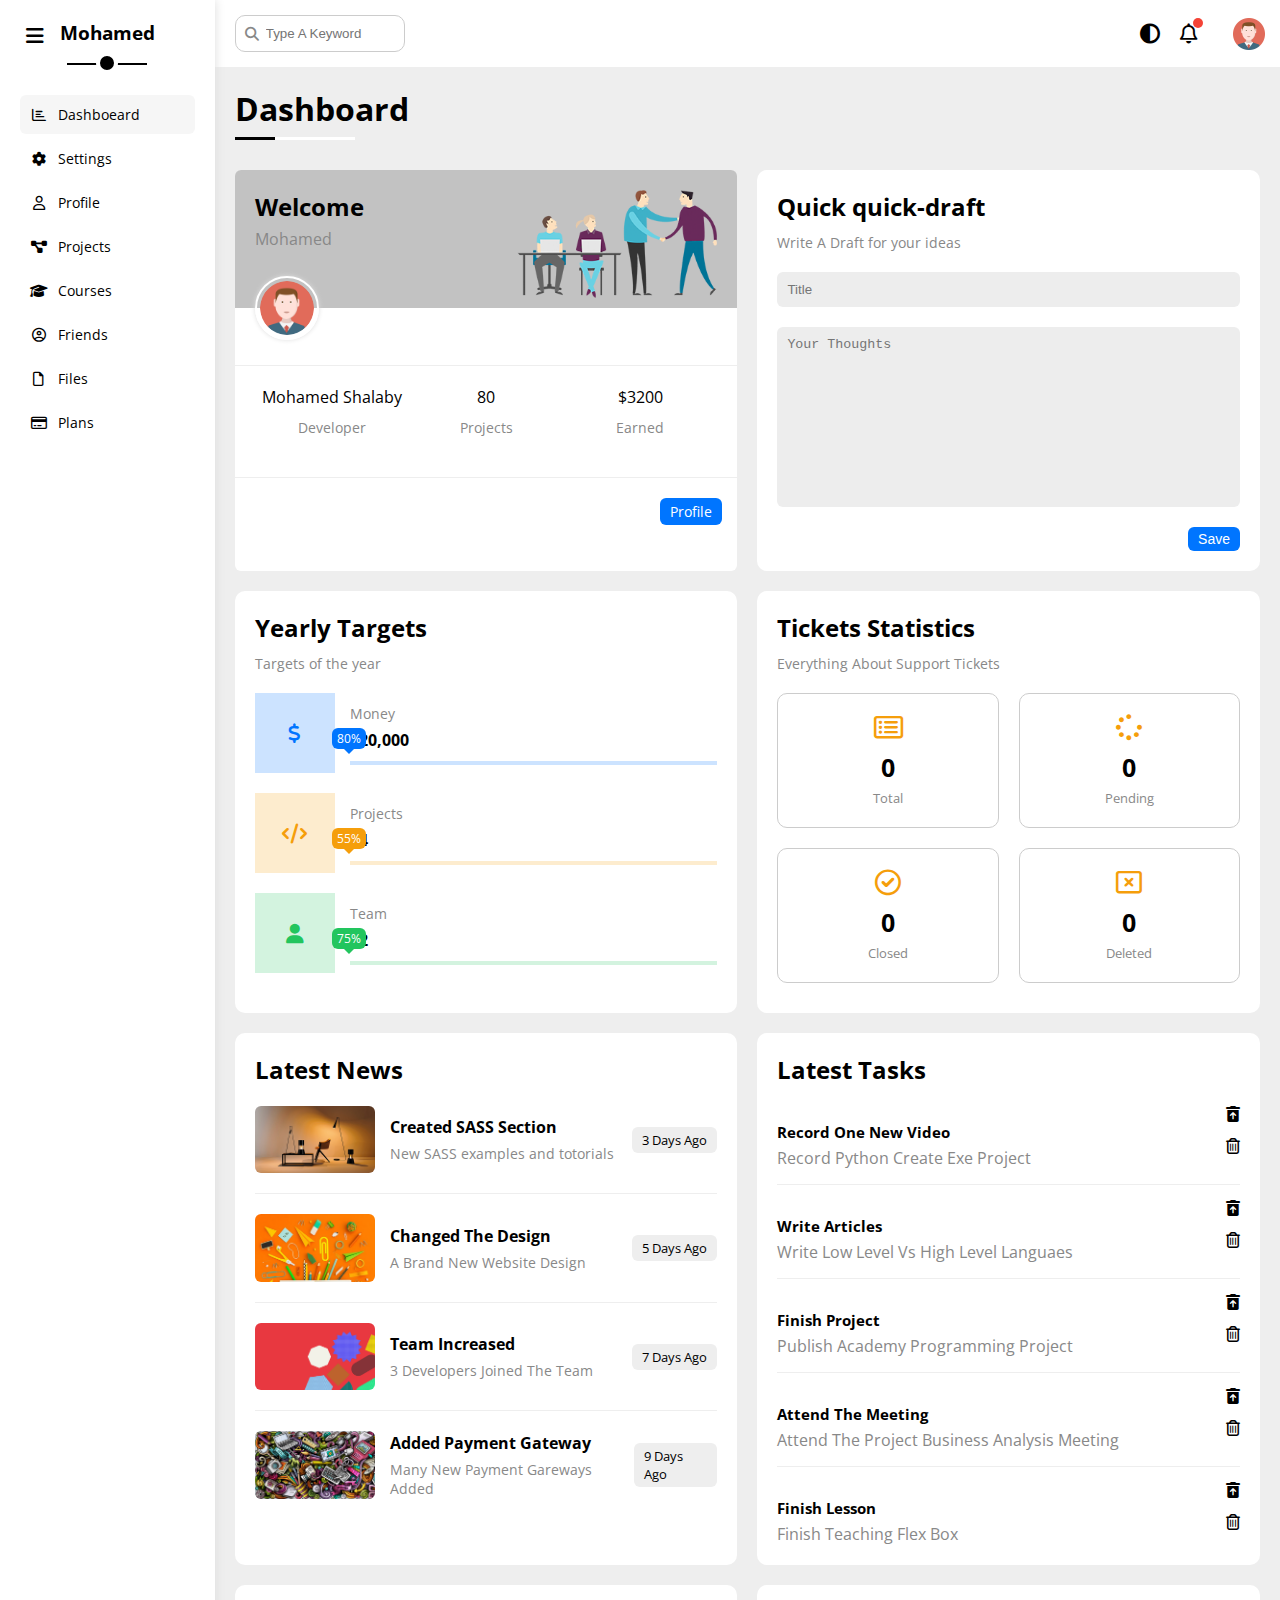
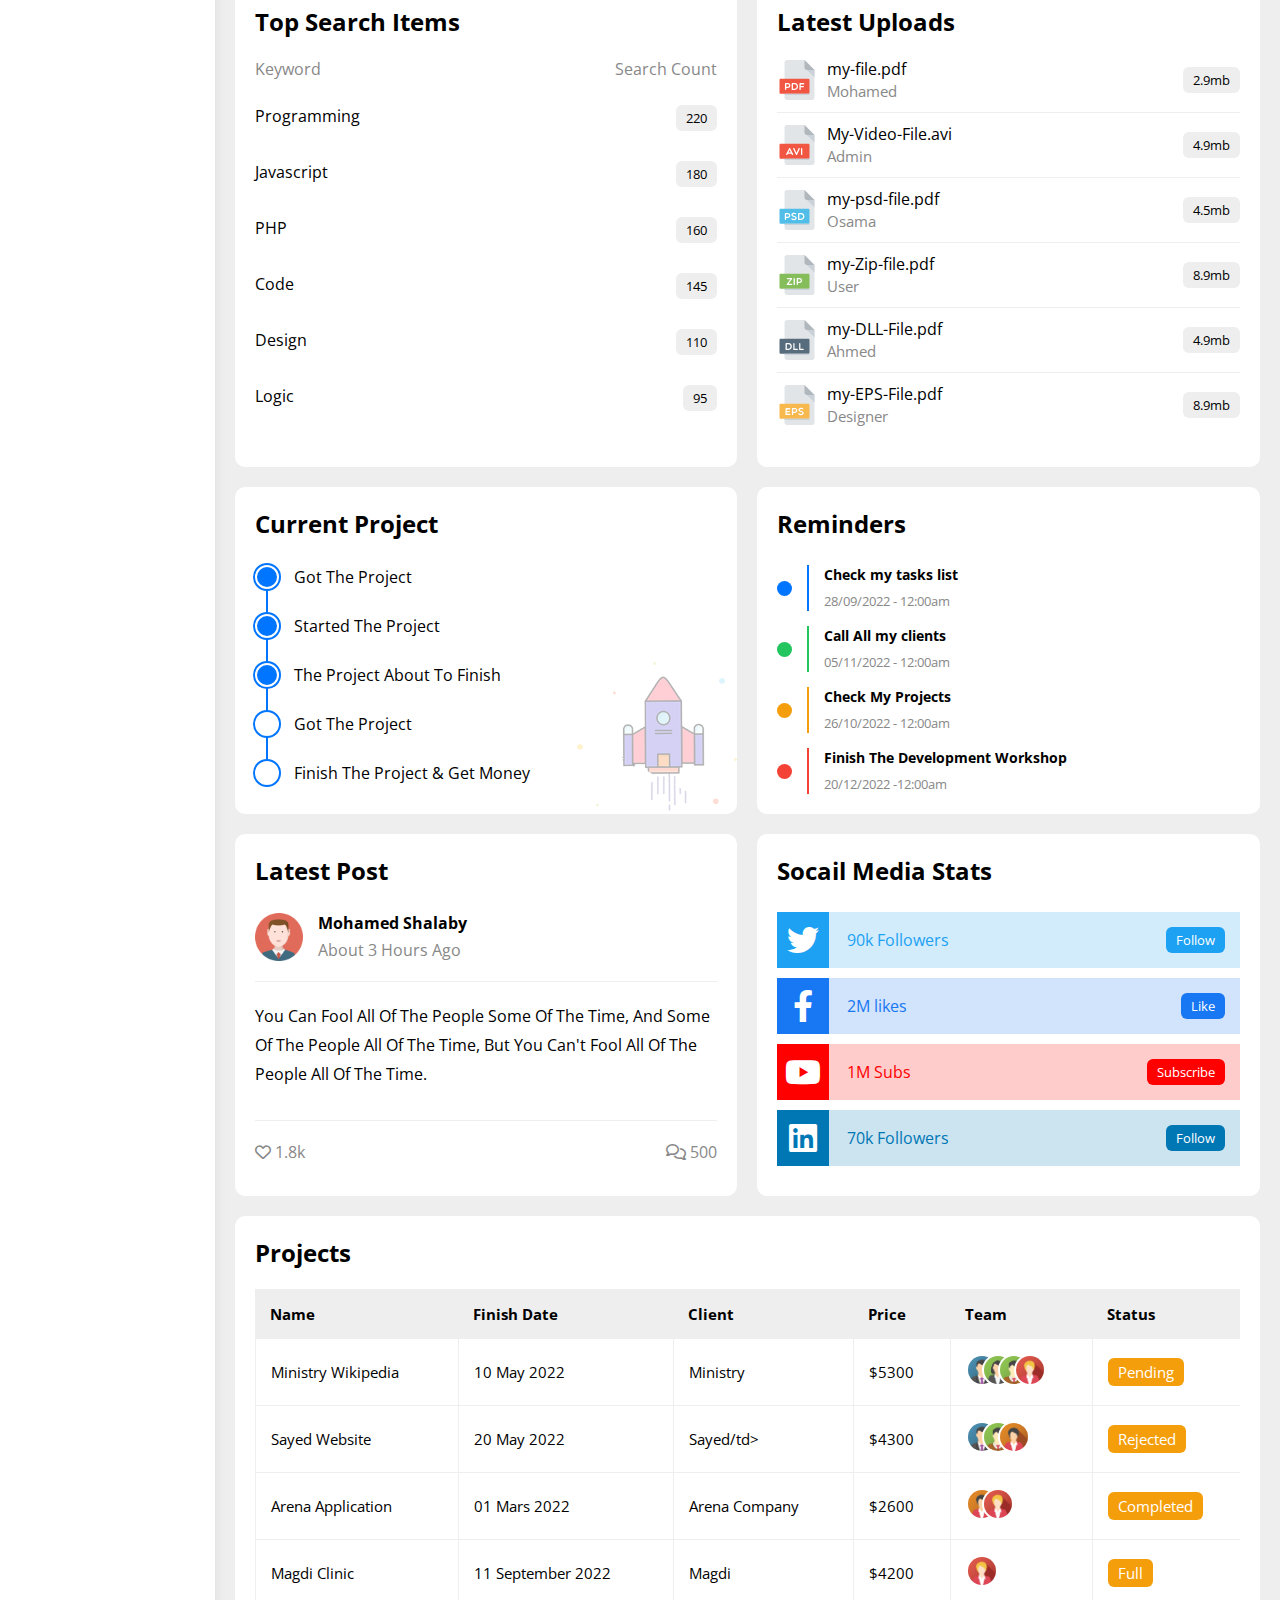
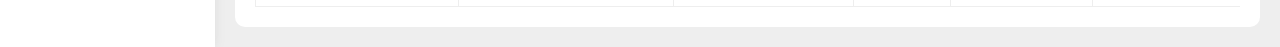
<file: index.html>
<!DOCTYPE html>
<html lang="en">
<head>
    <meta charset="UTF-8">
    <meta http-equiv="X-UA-Compatible" content="IE=edge">
    <meta name="viewport" content="width=device-width, initial-scale=1.0">
    <link rel="stylesheet" href="css/all.min.css">
    <link rel="stylesheet" href="css/framework.css">
    <link rel="stylesheet" href="css/master.css">
    <title>Dashboard</title>
    <link rel="preconnect" href="https://fonts.googleapis.com">
    <link rel="preconnect" href="https://fonts.gstatic.com" crossorigin>
    <link href="https://fonts.googleapis.com/css2?family=Open+Sans:wght@300;400;700&family=Poppins&family=Roboto:wght@100;300;400&family=Trykker&display=swap" rel="stylesheet">
    <link rel="stylesheet" href="css/animation.css">
    <!-- #0077b5 -->
</head>
<body>
    <div class="loader">
        <div class="lds-ripple"><div></div><div></div></div>
        <h3>Loading...</h3>
    </div>
    <div class="page d-flex">
        <div class="sidebar bg-white p-20 p-relative">
            <i class="fas fa-bars baricon"></i>
            <h3 class="p-relative txt-c mt-0">Mohamed
                <span class="bef"></span>
                <span class="aft"></span>
            </h3>
            <ul>
                <li>
                    <a class="active d-flex align-center fs-14 c-black rad-6 p-10" href="index.html">
                        <i class="fa-regular fa-chart-bar fa-fw"></i>
                        <span class="hide-mobile">Dashboeard</span>
                    </a>
                </li>
                <li>
                    <a class=" d-flex align-center fs-14 c-black rad-6 p-10" href="settings.html">
                        <i class="fa-solid fa-gear fa-fw"></i>
                        <span>Settings</span>
                    </a>
                </li>
                <li>
                    <a class=" d-flex align-center fs-14 c-black rad-6 p-10" href="profile.html">
                        <i class="fa-regular fa-user fa-fw"></i>
                        <span>Profile</span>
                    </a>
                </li>
                <li>
                    <a class=" d-flex align-center fs-14 c-black rad-6 p-10" href="projects.html">
                        <i class="fa-solid fa-diagram-project fa-fw"></i>
                        <span>Projects</span>
                    </a>
                </li>
                <li>
                    <a class=" d-flex align-center fs-14 c-black rad-6 p-10" href="courses.html">
                        <i class="fa-solid fa-graduation-cap fa-fw"></i>
                        <span>Courses</span>
                    </a>
                </li>
                <li>
                    <a class=" d-flex align-center fs-14 c-black rad-6 p-10" href="friends.html">
                        <i class="fa-regular fa-circle-user fa-fw"></i>
                        <span>Friends</span>
                    </a>
                </li>
                <li>
                    <a class=" d-flex align-center fs-14 c-black rad-6 p-10" href="files.html">
                        <i class="fa-regular fa-file fa-fw"></i>
                        <span>Files</span>
                    </a>
                </li>
                <li>
                    <a class=" d-flex align-center fs-14 c-black rad-6 p-10" href="plans.html">
                        <i class="fa-regular fa-credit-card fa-fw"></i>
                        <span>Plans</span>
                    </a>
                </li>
            </ul>
        </div>
        <div class="content w-full">
            <!-- Start Head -->
            <div class="head bg-white p-15 between-flex">
                <div class="search p-relative">
                    <input class="p-10" type="search" placeholder="Type A Keyword">
                </div>
                <div class="icons d-flex align-center">
                    <i id="ico" class="fas fa-adjust"></i>
                    <span class="notification p-relative">
                        <i class="fa-regular fa-bell fa-lg"></i>
                    </span>
                    <img src="images/avatar.png" alt="">
                </div>
            </div>
            <!-- End Head -->
            <h1 class="p-relative heading">Dashboard</h1>
            <div class="wrapper d-grid gap-20">
                <!-- Start welcome -->
                <div class="welcome bg-white rad-6 txt-c-mobile block-mobile">
                    <div class="intro p-20 d-flex space-between ">
                        <div>
                            <h2 class="m-0">Welcome</h2>
                            <p class="c-grey mt-5">Mohamed</p>
                        </div>
                        <img class="hide-mobile" src="images/welcome.png">
                    </div>
                    <img src="images/avatar.png" alt="" class="avatar">
                    <div class="body txt-c d-flex p-20 mt-20 mb-20 block-mobile">
                        <div>Mohamed Shalaby<span class="d-block c-grey fs-14 mt-10 m-20">Developer</span></div>
                        <div>80<span class="d-block c-grey fs-14 mt-10 m-20">Projects</span></div>
                        <div>$3200<span class="d-block c-grey fs-14 mt-10 m-20">Earned</span></div>
                    </div>
                    <a href="profile.html" class="visit d-block fs-14  bg-blue c-white w-fit btn-shape">Profile</a>
                </div>
                <!-- End welcome -->
                <!-- Start quick draft -->
                <div class= "quick-draft p-20 bg-white rad-10">
                    <h2 class="mt-0 mb-10">
                        Quick quick-draft
                    </h2>
                    <p class="mt-0 mb-20 c-grey fs-14">Write A Draft for your ideas</p>
                    <form action="">
                        <input class="d-block mb-20 w-full p-10 b-none bg-eee rad-6" type="text" placeholder="Title">
                        <textarea class="d-block mb-20 w-full p-10 b-none bg-eee rad-6" placeholder="Your Thoughts"></textarea>
                        <input class="save d-block fs-14 bg-blue c-white b-none w-fit btn-shape" type="submit" value="Save">
                    </form>
                </div>
                <!-- End quick draft -->
                <!-- Start Targets -->
                <div class="targets p-20 bg-white rad-10">
                    <h2 class="mt-0 mb-10">Yearly Targets</h2>
                    <p class="mt-0 mb-20 c-grey fs-14">Targets of the year</p>
                    <div class="target-row mb-20 blue  d-flex align-center">
                        <div class="icon center-flex">
                            <i class="fa-solid fa-dollar-sign fa-lg c-blue"></i>
                        </div>
                        <div class="details">
                            <span class="fs-14 c-grey">Money</span>
                            <span class="d-block mt-5 mb-10 fw-bold">$20,000</span>
                            <div class="progress p-relative">
                                <span class="bg-blue blue spant" style="width: 0%" data-width="80%" >
                                <span class="bg-blue">80%</span>
                                </span>
                            </div>
                        </div>
                    </div>
                    <div class="target-row mb-20   d-flex align-center orange">
                        <div class="icon center-flex">
                            <i class="fa-solid fa-code fa-lg c-orange"></i>
                        </div>
                        <div class="details">
                            <span class="fs-14 c-grey">Projects</span>
                            <span class="d-block mt-5 mb-10 fw-bold">24</span>
                            <div class="progress p-relative">
                                <span class="bg-orange orange spant" style="width: 0%" data-width="55%">
                                <span class="bg-orange">55%</span>
                                </span>
                            </div>
                        </div>
                    </div>
                    <div class="target-row mb-20   d-flex align-center green">
                        <div class="icon center-flex">
                            <i class="fa-solid fa-user fa-lg c-green"></i>
                        </div>
                        <div class="details">
                            <span class="fs-14 c-grey">Team</span>
                            <span class="d-block mt-5 mb-10 fw-bold">12</span>
                            <div class="progress p-relative">
                                <span class="bg-green green spant" style="width: 0%" data-width="75%">
                                <span class="bg-green">75%</span>
                                </span>
                            </div>
                        </div>
                    </div>
                </div>
                <!-- End Targets -->
                <!-- Start Tickets -->
                <div class="tickets p-20 bg-white rad-10">
                    <h2 class="mt-0 mb-10">Tickets Statistics</h2>
                    <p class="mt-0 mb-20 c-grey fs-14">Everything About Support Tickets</p>
                    <div class="d-flex txt-c gap-20 f-wrap">
                        <div class="box p-20 rad-10 fs-13 c-grey">
                            <i class="fa-regular fa-rectangle-list fa-2x mb-10 c-orange"></i>
                            <span class="d-block c-black fw-bold fs-25 mb-5" data-target="2500">0</span>
                            Total
                        </div>
                        <div class="box p-20 rad-10 fs-13 c-grey">
                            <i class="fa-solid fa-spinner fa-2x mb-10 c-orange"></i>
                            <span class="d-block c-black fw-bold fs-25 mb-5" data-target="500">0</span>
                            Pending
                        </div>
                        <div class="box p-20 rad-10 fs-13 c-grey">
                            <i class="fa-regular fa-circle-check fa-2x mb-10 c-orange"></i>
                            <span class="d-block c-black fw-bold fs-25 mb-5" data-target="1900">0</span>
                            Closed
                        </div>
                        <div class="box p-20 rad-10 fs-13 c-grey">
                            <i class="fa-regular fa-rectangle-xmark fa-2x mb-10 c-orange"></i>
                            <span class="d-block c-black fw-bold fs-25 mb-5" data-target="100">0</span>
                            Deleted
                        </div>
                    </div>
                </div>
                <!-- End Tickets -->
                <!-- Start Latest News -->
                <div class="latest-news p-20 bg-white rad-10 txt-c-mobile">
                    <h2 class="mt-0 mb-20">Latest News</h2>
                    <div class="news-row d-flex align-center">
                        <img src="images/news-01.png" alt="">
                        <div class="info">
                            <h3>Created SASS Section</h3>
                            <p class="m-0 fs-14 c-grey">New SASS examples and totorials</p>
                        </div>
                        <div class="btn-shape bg-eee fs-13 label">3 Days Ago</div>
                    </div>
                    <div class="news-row d-flex align-center">
                        <img src="images/news-02.png" alt="">
                        <div class="info">
                            <h3>Changed The Design</h3>
                            <p class="m-0 fs-14 c-grey">A Brand New Website Design</p>
                        </div>
                        <div class="btn-shape bg-eee fs-13 label">5 Days Ago</div>
                    </div>
                    <div class="news-row d-flex align-center">
                        <img src="images/news-03.png" alt="">
                        <div class="info">
                            <h3>Team Increased</h3>
                            <p class="m-0 fs-14 c-grey">3 Developers Joined The Team</p>
                        </div>
                        <div class="btn-shape bg-eee fs-13 label">7 Days Ago</div>
                    </div>
                    <div class="news-row d-flex align-center">
                        <img src="images/news-04.png" alt="">
                        <div class="info">
                            <h3>Added Payment Gateway</h3>
                            <p class="m-0 fs-14 c-grey">Many New Payment Gareways Added</p>
                        </div>
                        <div class="btn-shape bg-eee fs-13 label">9 Days Ago</div>
                    </div>
                </div>
                <!-- End Latest News-->
                <!-- Start Tasks -->
                <div class="tasks p-20 bg-white rad-10">
                    <h2 class="mt-0 mb-20">Latest Tasks</h2>
                    <i class="fas fa-trash-restore rstr" data-rest="first"></i>
                    <div class="task-row between-flex first" data-id="first">
                        <div class="info">
                            <h3 class="mt-0 mb-5 fs-15">Record One New Video</h3>
                            <p class="m-0 c-grey">Record Python Create Exe Project</p>
                        </div>
                        <i class="fa-regular fa-trash-can delete" data-ltter="first"></i>
                    </div>
                    <i class="fas fa-trash-restore rstr" data-rest="second"></i>
                    <div class="task-row between-flex second" data-id="second">
                        <div class="info">
                            <h3 class="mt-0 mb-5 fs-15">Write Articles</h3>
                            <p class="m-0 c-grey">Write Low Level Vs High Level Languaes</p>
                        </div>
                        <i class="fa-regular fa-trash-can delete" data-ltter="second"></i>
                    </div>
                    <i class="fas fa-trash-restore rstr" data-rest="third"></i>
                    <div class="task-row between-flex third" data-id="third">
                        <div class="info">
                            <h3 class="mt-0 mb-5 fs-15">Finish Project</h3>
                            <p class="m-0 c-grey">Publish Academy Programming Project</p>
                        </div>
                        <i class="fa-regular fa-trash-can delete" data-ltter="third"></i>
                    </div>
                    <i class="fas fa-trash-restore rstr" data-rest="fourth"></i>
                    <div class="task-row between-flex done fourth" data-id="fourth">
                        <div class="info">
                            <h3 class="mt-0 mb-5 fs-15">Attend The Meeting</h3>
                            <p class="m-0 c-grey">Attend The Project Business Analysis Meeting</p>
                        </div>
                        <i class="fa-regular fa-trash-can delete" data-ltter="fourth"></i>
                    </div>
                    <i class="fas fa-trash-restore rstr" data-rest="fifth"></i>
                    <div class="task-row between-flex fifth" data-id="fifth">
                        <div class="info">
                            <h3 class="mt-0 mb-5 fs-15">Finish Lesson</h3>
                            <p class="m-0 c-grey">Finish Teaching Flex Box</p>
                        </div>
                        <i class="fa-regular fa-trash-can delete" data-ltter="fifth"></i>
                    </div>
                </div>
                <!-- End Tasks -->
                <!-- Start Top search word -->
                <div class="search-items p-20 bg-white rad-10">
                    <h2 class="mt-0 mb-20">Top Search Items</h2>
                    <div class="items-head d-flex space-between c-grey mb-10">
                        <div>Keyword</div>
                        <div>Search Count</div>
                    </div>
                    <div class="item d-flex space-between pt-15 pb-15">
                        <span>Programming</span>
                        <span class="bg-eee fs-13 btn-shape">220</span>
                    </div>
                    <div class="item d-flex space-between pt-15 pb-15">
                        <span>Javascript</span>
                        <span class="bg-eee fs-13 btn-shape">180</span>
                    </div>
                    <div class="item d-flex space-between pt-15 pb-15">
                        <span>PHP</span>
                        <span class="bg-eee fs-13 btn-shape">160</span>
                    </div>
                    <div class="item d-flex space-between pt-15 pb-15">
                        <span>Code</span>
                        <span class="bg-eee fs-13 btn-shape">145</span>
                    </div>
                    <div class="item d-flex space-between pt-15 pb-15">
                        <span>Design</span>
                        <span class="bg-eee fs-13 btn-shape">110</span>
                    </div>
                    <div class="item d-flex space-between pt-15 pb-15">
                        <span>Logic</span>
                        <span class="bg-eee fs-13 btn-shape">95</span>
                    </div>
                </div>
                <!-- End Top search word  -->
                <!-- Start Latest Uploads -->
                <div class="latest-uploads p-20 bg-white rad-10">
                    <h2 class="mt-0 mb-20">Latest Uploads</h2>
                    <ul class="m-0">
                        <li class="between-flex pb-10 mb-10"> <!-- عملنا فليكس هنا عشان البوكس ميضربش في السايد بار ولو مركز هتلاحظ ان دا اتعمل في كل اللي قبه -->
                            <div class="d-flex align-center">
                                <img class="mr-10" src="images/pdf.svg" alt="">
                                <div>
                                    <span class="d-block">my-file.pdf</span>
                                    <span class="fs-15 c-grey">Mohamed</span>
                                </div>
                            </div>
                            <div class="bg-eee btn-shape fs-13">
                                2.9mb
                            </div>
                        </li>
                        <li class="between-flex pb-10 mb-10">
                            <div class="d-flex align-center">
                                <img class="mr-10" src="images/avi.svg" alt="">
                                <div>
                                    <span class="d-block">My-Video-File.avi</span>
                                    <span class="fs-15 c-grey">Admin</span>
                                </div>
                            </div>
                            <div class="bg-eee btn-shape fs-13">
                                4.9mb
                            </div>
                        </li>
                        <li class="between-flex pb-10 mb-10">
                            <div class="d-flex align-center">
                                <img class="mr-10" src="images/psd.svg" alt="">
                                <div>
                                    <span class="d-block">my-psd-file.pdf</span>
                                    <span class="fs-15 c-grey">Osama</span>
                                </div>
                            </div>
                            <div class="bg-eee btn-shape fs-13">
                                4.5mb
                            </div>
                        </li>
                        <li class="between-flex pb-10 mb-10">
                            <div class="d-flex align-center">
                                <img class="mr-10" src="images/zip.svg" alt="">
                                <div>
                                    <span class="d-block">my-Zip-file.pdf</span>
                                    <span class="fs-15 c-grey">User</span>
                                </div>
                            </div>
                            <div class="bg-eee btn-shape fs-13">
                                8.9mb
                            </div>
                        </li>
                        <li class="between-flex pb-10 mb-10">
                            <div class="d-flex align-center">
                                <img class="mr-10" src="images/dll.svg" alt="">
                                <div>
                                    <span class="d-block">my-DLL-File.pdf</span>
                                    <span class="fs-15 c-grey">Ahmed</span>
                                </div>
                            </div>
                            <div class="bg-eee btn-shape fs-13">
                                4.9mb
                            </div>
                        </li>
                        <li class="between-flex pb-10 mb-10">
                            <div class="d-flex align-center">
                                <img class="mr-10" src="images/eps.svg" alt="">
                                <div>
                                    <span class="d-block">my-EPS-File.pdf</span>
                                    <span class="fs-15 c-grey">Designer</span>
                                </div>
                            </div>
                            <div class="bg-eee btn-shape fs-13">
                                8.9mb
                            </div>
                        </li>
                    </ul>
                </div>
                <!-- End Latest Uploads -->
                <!-- Start Last Project -->
                <div class="last-project p-20 bg-white rad-10 p-relative">
                    <h2 class="mt-0 mb-20">Current Project</h2>
                    <ul class="m-0 p-relative">
                        <li class="mt-25 d-flex align-center done">Got The Project</li>
                        <li class="mt-25 d-flex align-center done">Started The Project</li>
                        <li class="mt-25 d-flex align-center done">The Project About To Finish</li>
                        <li class="mt-25 d-flex align-center current">Got The Project</li>
                        <li class="mt-25 d-flex align-center">Finish The Project & Get Money</li>
                    </ul>
                    <img class="launch-icon hide-mobile" src="images/project.png" alt="">
                </div>
                <!-- End Last Project -->
                <!-- Start Reminders -->
                <div class="reminders p-20 bg-white rad-10 p-relative">
                    <h2 class="mt-0 mb-25">Reminders</h2>
                    <ul class="m-0">
                        <li class="d-flex align-center mt-15">
                            <span class="key bg-blue mr-15 d-block rad-half"></span>
                            <div class="pl-15 blue">
                                <p class="fs-14 fw-bold mt-0 mb-5">Check my tasks list</p>
                                <span class="fs-13 c-grey">28/09/2022 - 12:00am</span>
                            </div>
                        </li>
                        <li class="d-flex align-center mt-15">
                            <span class="key bg-green mr-15 d-block rad-half"></span>
                            <div class="pl-15 green">
                                <p class="fs-14 fw-bold mt-0 mb-5">Call All my clients</p>
                                <span class="fs-13 c-grey">05/11/2022 - 12:00am</span>
                            </div>
                        </li>
                        <li class="d-flex align-center mt-15">
                            <span class="key bg-orange mr-15 d-block rad-half"></span>
                            <div class="pl-15 orange">
                                <p class="fs-14 fw-bold mt-0 mb-5">Check My Projects</p>
                                <span class="fs-13 c-grey">26/10/2022 - 12:00am</span>
                            </div>
                        </li>
                        <li class="d-flex align-center mt-15">
                            <span class="key bg-red mr-15 d-block rad-half"></span>
                            <div class="pl-15 red">
                                <p class="fs-14 fw-bold mt-0 mb-5">Finish The Development Workshop</p>
                                <span class="fs-13 c-grey">20/12/2022 -12:00am</span>
                            </div>
                        </li>
                    </ul>
                </div>
                <!-- End Reminders -->
                <!-- Start Lastest Post -->
                <div class="latest-post p-20 bg-white rad-10">
                    <h2 class="mt-0 mb-25">Latest Post</h2>
                    <div class="top d-flex align-center">
                        <img class="avatar mr-15" src="images/avatar.png" alt="">
                        <div class="info">
                            <span class="d-block mb-5 fw-bold">Mohamed Shalaby</span>
                            <span class="c-grey">About 3 Hours Ago</span>
                        </div>
                    </div>
                    <div class="post-content txt-c-mobile pt-20 pb-20 mt-20 mb-20">
                        You can fool all of the people some of the time, and some of the people all of the time, but you can't fool all of the people all of the time.
                    </div>
                    <div class="post-stats between-flex c-grey">
                        <div>
                            <i class="fa-regular fa-heart"></i>
                            <span>1.8k</span>
                        </div>
                        <div>
                            <i class="fa-regular fa-comments"></i>
                            <span>500</span>
                        </div>
                    </div>
                </div>
                <!-- End Latest Post -->
                <!-- Start Social media -->
                <div class="social-media p-20 bg-white rad-10">
                    <h2 class="mt-0 mb-25">Socail Media Stats</h2>
                    <div class="box twitter p-15 p-relative mb-10 between-flex">
                        <i class="fa-brands fa-twitter fa-2x c-white h-full center-flex"></i>
                        <span>90k Followers</span>
                        <a class="fs-13 c-white btn-shape" href="#">Follow</a>
                    </div>
                    <div class="box facebook p-15 p-relative mb-10 between-flex">
                        <i class="fa-brands fa-facebook-f fa-2x c-white h-full center-flex"></i>
                        <span>2M likes</span>
                        <a class="fs-13 c-white btn-shape" href="#">Like</a>
                    </div>
                    <div class="box youtube p-15 p-relative mb-10 between-flex">
                        <i class="fa-brands fa-youtube fa-2x c-white h-full center-flex"></i>
                        <span>1M Subs</span>
                        <a class="fs-13 c-white btn-shape" href="#">Subscribe</a>
                    </div>
                    <div class="box linkedin p-15 p-relative mb-10 between-flex">
                        <i class="fa-brands fa-linkedin fa-2x c-white h-full center-flex"></i>
                        <span>70k Followers</span>
                        <a class="fs-13 c-white btn-shape" href="#">Follow</a>
                    </div>
                </div>
                <!-- End Social media -->
            </div>
            <!-- Projects Table -->
            <div class="projects p-20 bg-white rad-10 m-20">
                <h2 class="mt-0 mb-20">Projects</h2>
                <div class="responsive-table">
                    <table class="fs-15 w-full">
                        <thead>
                            <tr>
                                <td>Name</td>
                                <td>Finish Date</td>
                                <td>Client</td>
                                <td>Price</td>
                                <td>Team</td>
                                <td>Status</td>
                            </tr>
                        </thead>
                        <tbody>
                            <tr>
                                <td>Ministry Wikipedia</td>
                                <td>10 May 2022</td>
                                <td>Ministry</td>
                                <td>$5300</td>
                                <td>
                                    <img src="images/team-01.png" alt="">
                                    <img src="images/team-02.png" alt="">
                                    <img src="images/team-03.png" alt="">
                                    <img src="images/team-05.png" alt="">
                                </td>
                                <td>
                                    <span class="label btn-shape bg-orange c-white">Pending</span>
                                </td>
                            </tr>
                            <tr>
                                <td>Sayed Website</td>
                                <td>20 May 2022</td>
                                <td>Sayed/td>
                                <td>$4300</td>
                                <td>
                                    <img src="images/team-01.png" alt="">
                                    <img src="images/team-03.png" alt="">
                                    <img src="images/team-04.png" alt="">
                                </td>
                                <td>
                                    <span class="label btn-shape bg-orange c-white">Rejected</span>
                                </td>
                            </tr>
                            <tr>
                                <td>Arena Application</td>
                                <td>01 Mars 2022</td>
                                <td>Arena Company</td>
                                <td>$2600</td>
                                <td>
                                    <img src="images/team-04.png" alt="">
                                    <img src="images/team-05.png" alt="">
                                </td>
                                <td>
                                    <span class="label btn-shape bg-orange c-white">Completed</span>
                                </td>
                            </tr>
                            <tr>
                                <td>Magdi Clinic</td>
                                <td>11 September 2022</td>
                                <td>Magdi</td>
                                <td>$4200</td>
                                <td>
                                    <img src="images/team-05.png" alt="">
                                </td>
                                <td>
                                    <span class="label btn-shape bg-orange c-white">Full</span>
                                </td>
                            </tr>
                        </tbody>
                    </table>
                </div>
            </div>
        </div>
    </div>
    <script src="js/index.js"></script>
</body>
</html>
</file>
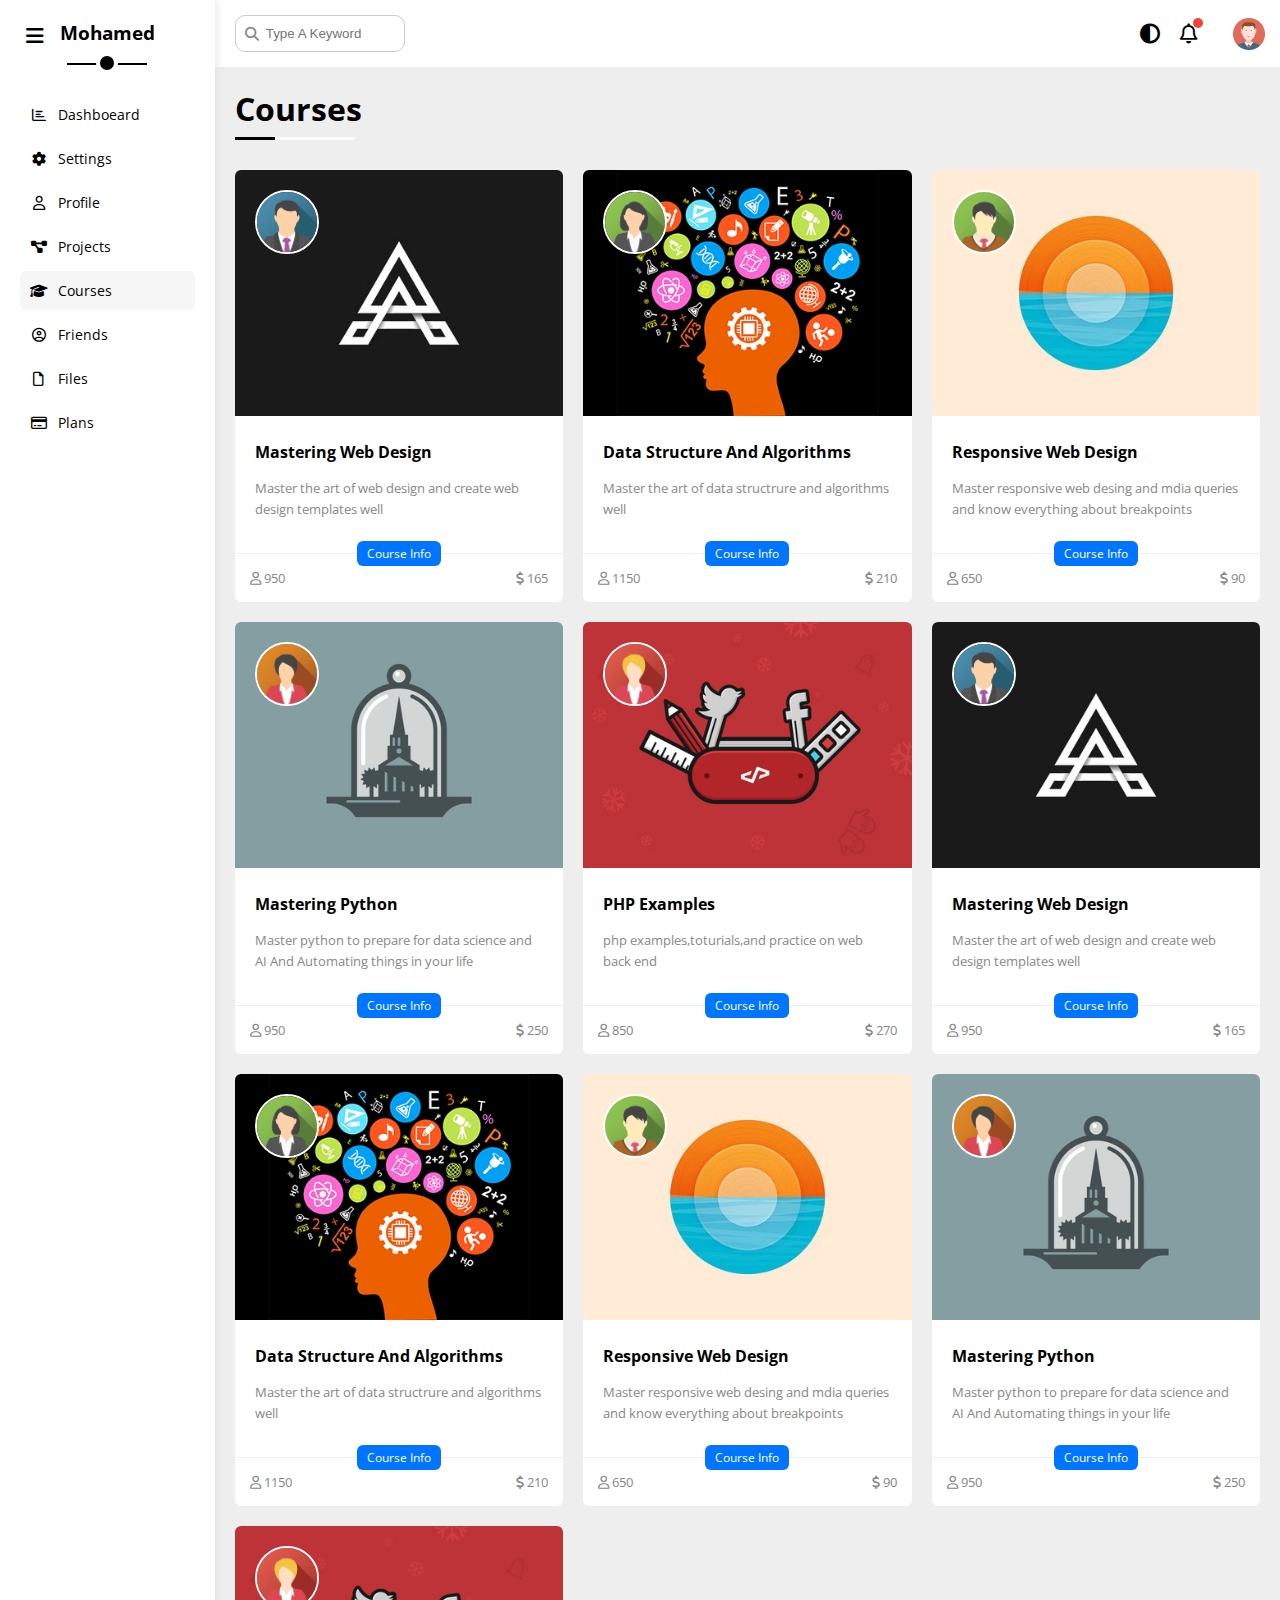
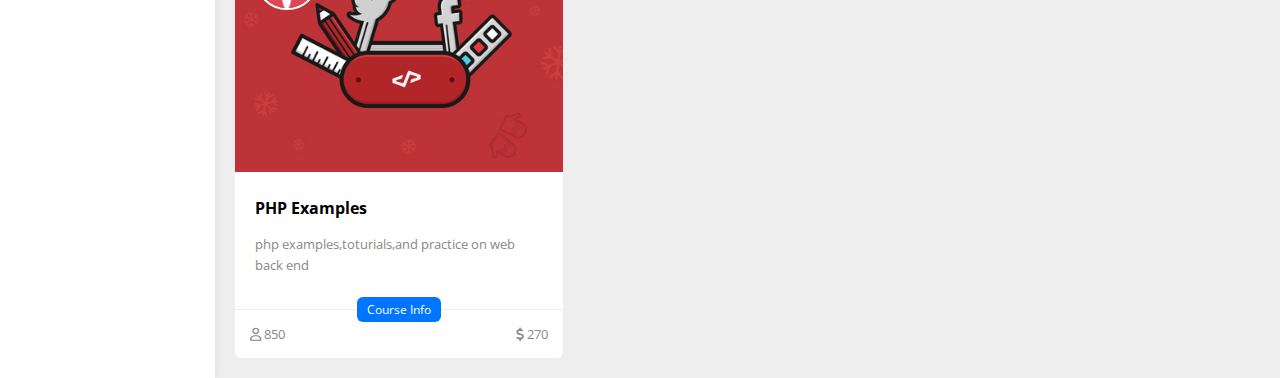
<file: courses.html>
<!DOCTYPE html>
<html lang="en">
<head>
    <meta charset="UTF-8">
    <meta http-equiv="X-UA-Compatible" content="IE=edge">
    <meta name="viewport" content="width=device-width, initial-scale=1.0">
    <link rel="stylesheet" href="css/all.min.css">
    <link rel="stylesheet" href="css/framework.css">
    <link rel="stylesheet" href="css/master.css">
    <title>Courses</title>
    <link rel="preconnect" href="https://fonts.googleapis.com">
    <link rel="preconnect" href="https://fonts.gstatic.com" crossorigin>
    <link href="https://fonts.googleapis.com/css2?family=Open+Sans:wght@300;400;700&family=Poppins&family=Roboto:wght@100;300;400&family=Trykker&display=swap" rel="stylesheet">
    <link rel="stylesheet" href="css/animation.css">
</head>
<body>
    <div class="loader">
        <div class="lds-ripple"><div></div><div></div></div>
        <h3>Loading...</h3>
    </div>
    <div class="page d-flex">
        <div class="sidebar bg-white p-20 p-relative">
            <i class="fas fa-bars baricon"></i>
            <h3 class="p-relative txt-c mt-0">Mohamed
                <span class="bef"></span>
                <span class="aft"></span>
            </h3>
            <ul>
                <li>
                    <a class="d-flex align-center fs-14 c-black rad-6 p-10" href="index.html">
                        <i class="fa-regular fa-chart-bar fa-fw"></i>
                        <span class="hide-mobile">Dashboeard</span>
                    </a>
                </li>
                <li>
                    <a class="d-flex align-center fs-14 c-black rad-6 p-10" href="settings.html">
                        <i class="fa-solid fa-gear fa-fw"></i>
                        <span>Settings</span>
                    </a>
                </li>
                <li>
                    <a class="d-flex align-center fs-14 c-black rad-6 p-10" href="profile.html">
                        <i class="fa-regular fa-user fa-fw"></i>
                        <span>Profile</span>
                    </a>
                </li>
                <li>
                    <a class="d-flex align-center fs-14 c-black rad-6 p-10" href="projects.html">
                        <i class="fa-solid fa-diagram-project fa-fw"></i>
                        <span>Projects</span>
                    </a>
                </li>
                <li>
                    <a class="active d-flex align-center fs-14 c-black rad-6 p-10" href="courses.html">
                        <i class="fa-solid fa-graduation-cap fa-fw"></i>
                        <span>Courses</span>
                    </a>
                </li>
                <li>
                    <a class=" d-flex align-center fs-14 c-black rad-6 p-10" href="friends.html">
                        <i class="fa-regular fa-circle-user fa-fw"></i>
                        <span>Friends</span>
                    </a>
                </li>
                <li>
                    <a class=" d-flex align-center fs-14 c-black rad-6 p-10" href="files.html">
                        <i class="fa-regular fa-file fa-fw"></i>
                        <span>Files</span>
                    </a>
                </li>
                <li>
                    <a class=" d-flex align-center fs-14 c-black rad-6 p-10" href="plans.html">
                        <i class="fa-regular fa-credit-card fa-fw"></i>
                        <span>Plans</span>
                    </a>
                </li>
            </ul>
        </div>
        <div class="content w-full">
            <!-- Start Head -->
            <div class="head bg-white p-15 between-flex">
                <div class="search p-relative">
                    <input class="p-10" type="search" placeholder="Type A Keyword">
                </div>
                <div class="icons d-flex align-center">
                    <i id="ico" class="fas fa-adjust"></i>
                    <span class="notification p-relative">
                        <i class="fa-regular fa-bell fa-lg"></i>
                    </span>
                    <img src="images/avatar.png" alt="">
                </div>
            </div>
            <!-- End Head -->
            <h1 class="p-relative heading">Courses</h1>
            <div class="courses-page d-grid m-20 gap-20">
                <div class="course bg-white rad-6 p-relative">
                    <img class="cover" src="images/course-01.jpg" alt="">
                    <img class="instructor" src="images/team-01.png" alt="">
                    <div class="p-20">
                        <h4 class="m-0">Mastering Web Design</h4>
                        <p class="description c-grey mt-15 fs-13">Master the art of web design and create web design templates well</p>
                    </div>
                    <div class="info p-15 p-relative between-flex">
                        <span class="title bg-blue c-white btn-shape white">Course Info</span>
                        <span class="c-grey">
                            <i class="fa-regular fa-user"></i>
                            950
                        </span>
                        <span class="c-grey">
                            <i class="fa-solid fa-dollar-sign"></i>
                            165
                        </span>
                    </div>
                </div>
                <div class="course bg-white rad-6 p-relative">
                    <img class="cover" src="images/course-02.jpg" alt="">
                    <img class="instructor" src="images/team-02.png" alt="">
                    <div class="p-20">
                        <h4 class="m-0">Data Structure And Algorithms</h4>
                        <p class="description c-grey mt-15 fs-13">Master the art of data structrure and algorithms well</p>
                    </div>
                    <div class="info p-15 p-relative between-flex">
                        <span class="title bg-blue c-white btn-shape white">Course Info</span>
                        <span class="c-grey">
                            <i class="fa-regular fa-user"></i>
                            1150
                        </span>
                        <span class="c-grey">
                            <i class="fa-solid fa-dollar-sign"></i>
                            210
                        </span>
                    </div>
                </div>
                <div class="course bg-white rad-6 p-relative">
                    <img class="cover" src="images/course-03.jpg" alt="">
                    <img class="instructor" src="images/team-03.png" alt="">
                    <div class="p-20">
                        <h4 class="m-0">Responsive Web Design</h4>
                        <p class="description c-grey mt-15 fs-13">Master responsive web desing and mdia queries and know everything about breakpoints</p>
                    </div>
                    <div class="info p-15 p-relative between-flex">
                        <span class="title bg-blue c-white btn-shape white">Course Info</span>
                        <span class="c-grey">
                            <i class="fa-regular fa-user"></i>
                            650
                        </span>
                        <span class="c-grey">
                            <i class="fa-solid fa-dollar-sign"></i>
                            90
                        </span>
                    </div>
                </div>
                <div class="course bg-white rad-6 p-relative">
                    <img class="cover" src="images/course-04.jpg" alt="">
                    <img class="instructor" src="images/team-04.png" alt="">
                    <div class="p-20">
                        <h4 class="m-0">Mastering Python</h4>
                        <p class="description c-grey mt-15 fs-13">Master python to prepare for data science and AI And Automating things in your life</p>
                    </div>
                    <div class="info p-15 p-relative between-flex">
                        <span class="title bg-blue c-white btn-shape white">Course Info</span>
                        <span class="c-grey">
                            <i class="fa-regular fa-user"></i>
                            950
                        </span>
                        <span class="c-grey">
                            <i class="fa-solid fa-dollar-sign"></i>
                            250
                        </span>
                    </div>
                </div>
                <div class="course bg-white rad-6 p-relative">
                    <img class="cover" src="images/course-05.jpg" alt="">
                    <img class="instructor" src="images/team-05.png" alt="">
                    <div class="p-20">
                        <h4 class="m-0">PHP Examples</h4>
                        <p class="description c-grey mt-15 fs-13">php examples,toturials,and practice on web back end</p>
                    </div>
                    <div class="info p-15 p-relative between-flex">
                        <span class="title bg-blue c-white btn-shape white">Course Info</span>
                        <span class="c-grey">
                            <i class="fa-regular fa-user"></i>
                            850
                        </span>
                        <span class="c-grey">
                            <i class="fa-solid fa-dollar-sign"></i>
                            270
                        </span>
                    </div>
                </div>
                <div class="course bg-white rad-6 p-relative">
                    <img class="cover" src="images/course-01.jpg" alt="">
                    <img class="instructor" src="images/team-01.png" alt="">
                    <div class="p-20">
                        <h4 class="m-0">Mastering Web Design</h4>
                        <p class="description c-grey mt-15 fs-13">Master the art of web design and create web design templates well</p>
                    </div>
                    <div class="info p-15 p-relative between-flex">
                        <span class="title bg-blue c-white btn-shape white">Course Info</span>
                        <span class="c-grey">
                            <i class="fa-regular fa-user"></i>
                            950
                        </span>
                        <span class="c-grey">
                            <i class="fa-solid fa-dollar-sign"></i>
                            165
                        </span>
                    </div>
                </div>
                <div class="course bg-white rad-6 p-relative">
                    <img class="cover" src="images/course-02.jpg" alt="">
                    <img class="instructor" src="images/team-02.png" alt="">
                    <div class="p-20">
                        <h4 class="m-0">Data Structure And Algorithms</h4>
                        <p class="description c-grey mt-15 fs-13">Master the art of data structrure and algorithms well</p>
                    </div>
                    <div class="info p-15 p-relative between-flex">
                        <span class="title bg-blue c-white btn-shape white">Course Info</span>
                        <span class="c-grey">
                            <i class="fa-regular fa-user"></i>
                            1150
                        </span>
                        <span class="c-grey">
                            <i class="fa-solid fa-dollar-sign"></i>
                            210
                        </span>
                    </div>
                </div>
                <div class="course bg-white rad-6 p-relative">
                    <img class="cover" src="images/course-03.jpg" alt="">
                    <img class="instructor" src="images/team-03.png" alt="">
                    <div class="p-20">
                        <h4 class="m-0">Responsive Web Design</h4>
                        <p class="description c-grey mt-15 fs-13">Master responsive web desing and mdia queries and know everything about breakpoints</p>
                    </div>
                    <div class="info p-15 p-relative between-flex">
                        <span class="title bg-blue c-white btn-shape white">Course Info</span>
                        <span class="c-grey">
                            <i class="fa-regular fa-user"></i>
                            650
                        </span>
                        <span class="c-grey">
                            <i class="fa-solid fa-dollar-sign"></i>
                            90
                        </span>
                    </div>
                </div>
                <div class="course bg-white rad-6 p-relative">
                    <img class="cover" src="images/course-04.jpg" alt="">
                    <img class="instructor" src="images/team-04.png" alt="">
                    <div class="p-20">
                        <h4 class="m-0">Mastering Python</h4>
                        <p class="description c-grey mt-15 fs-13">Master python to prepare for data science and AI And Automating things in your life</p>
                    </div>
                    <div class="info p-15 p-relative between-flex">
                        <span class="title bg-blue c-white btn-shape white">Course Info</span>
                        <span class="c-grey">
                            <i class="fa-regular fa-user"></i>
                            950
                        </span>
                        <span class="c-grey">
                            <i class="fa-solid fa-dollar-sign"></i>
                            250
                        </span>
                    </div>
                </div>
                <div class="course bg-white rad-6 p-relative">
                    <img class="cover" src="images/course-05.jpg" alt="">
                    <img class="instructor" src="images/team-05.png" alt="">
                    <div class="p-20">
                        <h4 class="m-0">PHP Examples</h4>
                        <p class="description c-grey mt-15 fs-13">php examples,toturials,and practice on web back end</p>
                    </div>
                    <div class="info p-15 p-relative between-flex">
                        <span class="title bg-blue c-white btn-shape white">Course Info</span>
                        <span class="c-grey">
                            <i class="fa-regular fa-user"></i>
                            850
                        </span>
                        <span class="c-grey">
                            <i class="fa-solid fa-dollar-sign"></i>
                            270
                        </span>
                    </div>
                </div>
            </div>
        </div>
    </div>
    <script src="js/index.js"></script>
</body>
</html>
</file>
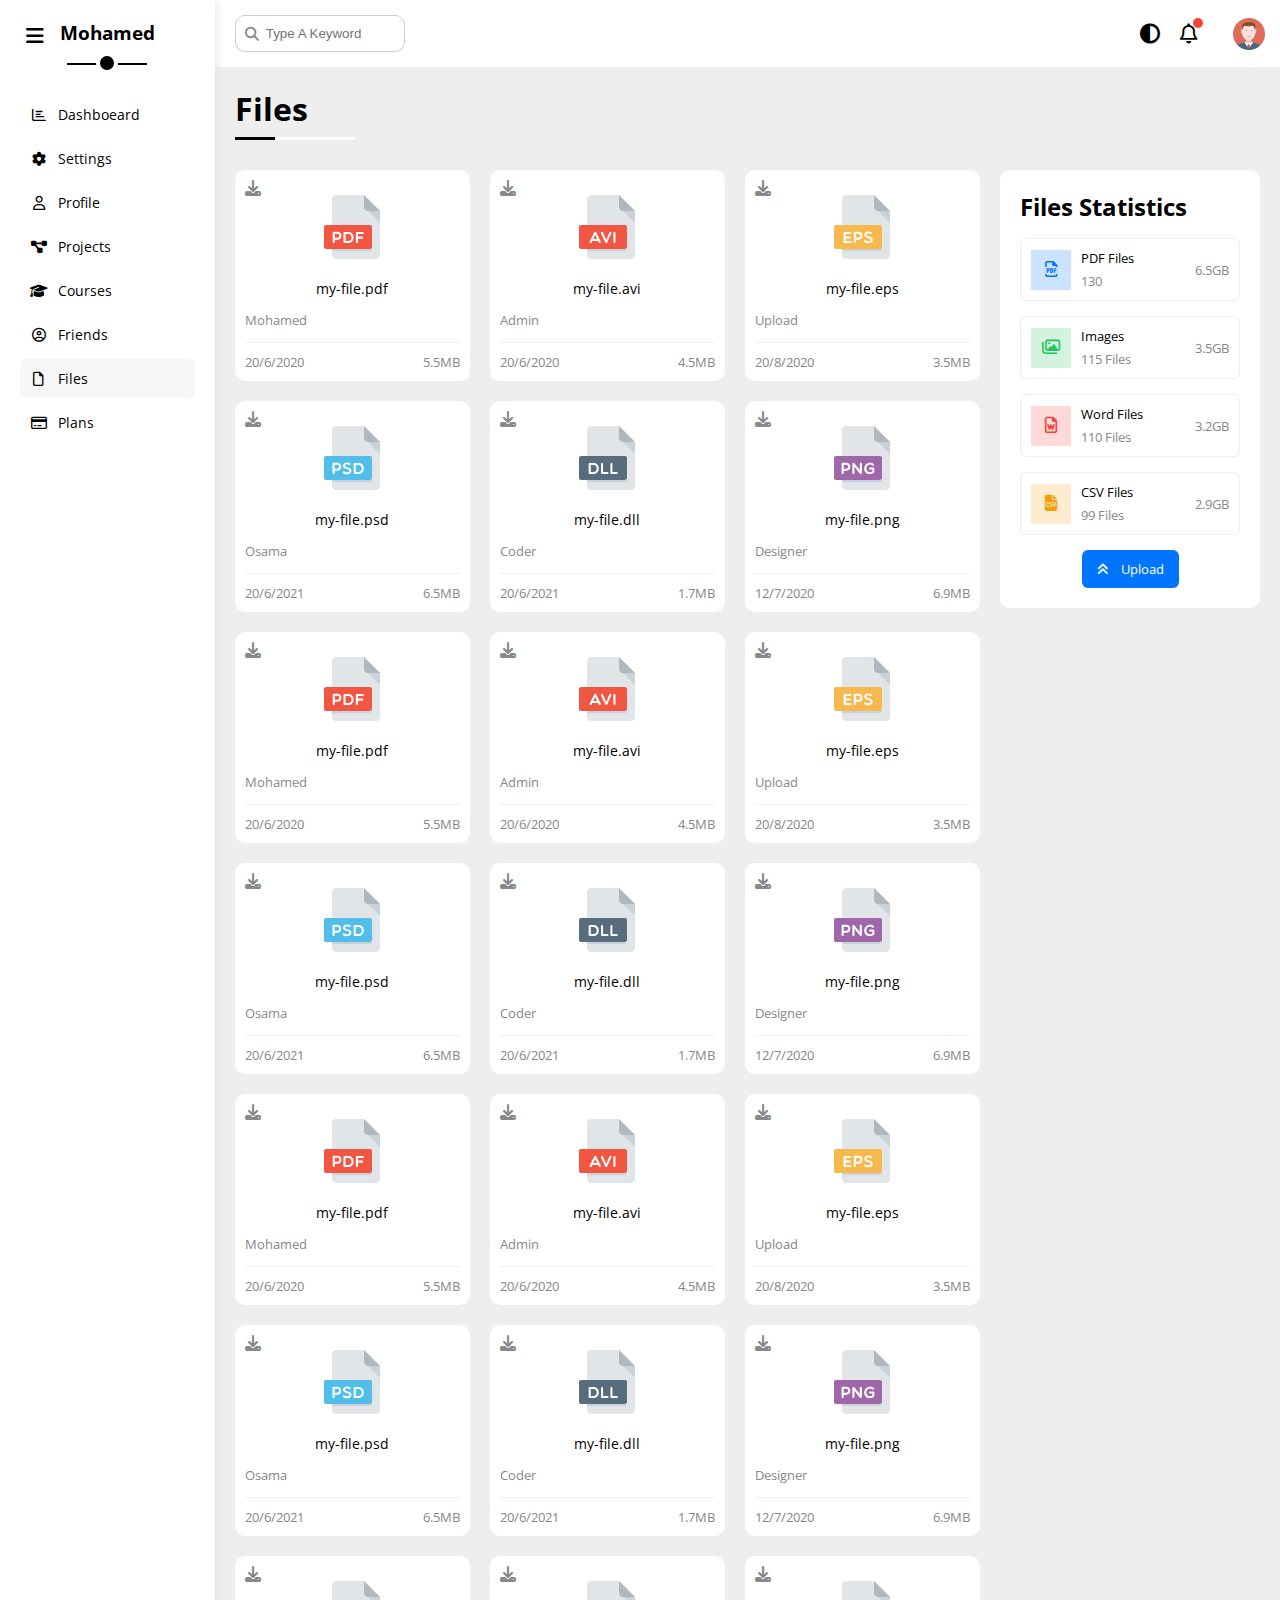
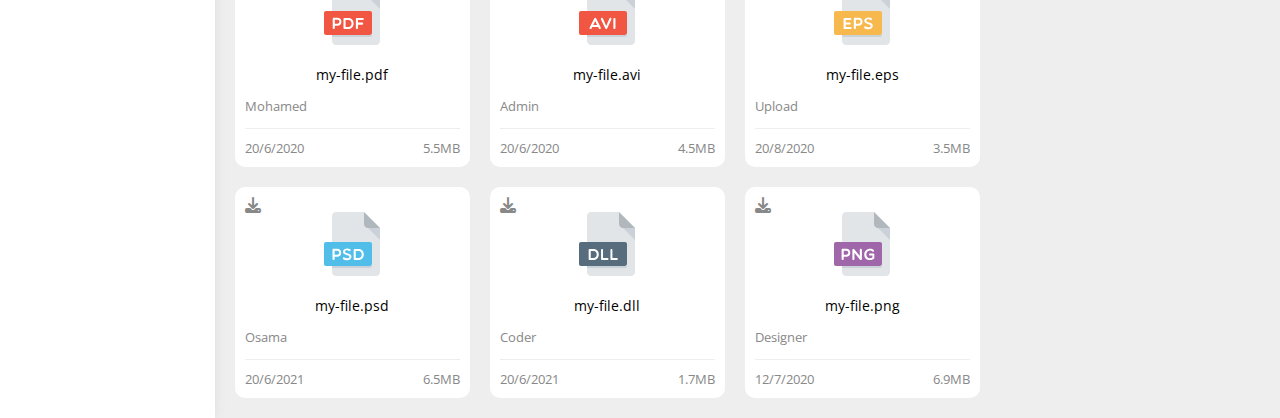
<file: files.html>
<!DOCTYPE html>
<html lang="en">
<head>
    <meta charset="UTF-8">
    <meta http-equiv="X-UA-Compatible" content="IE=edge">
    <meta name="viewport" content="width=device-width, initial-scale=1.0">
    <link rel="stylesheet" href="css/all.min.css">
    <link rel="stylesheet" href="css/framework.css">
    <link rel="stylesheet" href="css/master.css">
    <title>Files</title>
    <link rel="preconnect" href="https://fonts.googleapis.com">
    <link rel="preconnect" href="https://fonts.gstatic.com" crossorigin>
    <link href="https://fonts.googleapis.com/css2?family=Open+Sans:wght@300;400;700&family=Poppins&family=Roboto:wght@100;300;400&family=Trykker&display=swap" rel="stylesheet">
    <link rel="stylesheet" href="css/animation.css">
</head>
<body>
    <div class="loader">
        <div class="lds-ripple"><div></div><div></div></div>
        <h3>Loading...</h3>
    </div>
    <div class="page d-flex">
        <div class="sidebar bg-white p-20 p-relative">
            <i class="fas fa-bars baricon"></i>
            <h3 class="p-relative txt-c mt-0">Mohamed
                <span class="bef"></span>
                <span class="aft"></span>
            </h3>
            <ul>
                <li>
                    <a class="d-flex align-center fs-14 c-black rad-6 p-10" href="index.html">
                        <i class="fa-regular fa-chart-bar fa-fw"></i>
                        <span class="hide-mobile">Dashboeard</span>
                    </a>
                </li>
                <li>
                    <a class="d-flex align-center fs-14 c-black rad-6 p-10" href="settings.html">
                        <i class="fa-solid fa-gear fa-fw"></i>
                        <span>Settings</span>
                    </a>
                </li>
                <li>
                    <a class="d-flex align-center fs-14 c-black rad-6 p-10" href="profile.html">
                        <i class="fa-regular fa-user fa-fw"></i>
                        <span>Profile</span>
                    </a>
                </li>
                <li>
                    <a class="d-flex align-center fs-14 c-black rad-6 p-10" href="projects.html">
                        <i class="fa-solid fa-diagram-project fa-fw"></i>
                        <span>Projects</span>
                    </a>
                </li>
                <li>
                    <a class="d-flex align-center fs-14 c-black rad-6 p-10" href="courses.html">
                        <i class="fa-solid fa-graduation-cap fa-fw"></i>
                        <span>Courses</span>
                    </a>
                </li>
                <li>
                    <a class="d-flex align-center fs-14 c-black rad-6 p-10" href="friends.html">
                        <i class="fa-regular fa-circle-user fa-fw"></i>
                        <span>Friends</span>
                    </a>
                </li>
                <li>
                    <a class="active d-flex align-center fs-14 c-black rad-6 p-10" href="files.html">
                        <i class="fa-regular fa-file fa-fw"></i>
                        <span>Files</span>
                    </a>
                </li>
                <li>
                    <a class=" d-flex align-center fs-14 c-black rad-6 p-10" href="plans.html">
                        <i class="fa-regular fa-credit-card fa-fw"></i>
                        <span>Plans</span>
                    </a>
                </li>
            </ul>
        </div>
        <div class="content w-full">
            <!-- Start Head -->
            <div class="head bg-white p-15 between-flex">
                <div class="search p-relative">
                    <input class="p-10" type="search" placeholder="Type A Keyword">
                </div>
                <div class="icons d-flex align-center">
                    <i id="ico" class="fas fa-adjust"></i>
                    <span class="notification p-relative">
                        <i class="fa-regular fa-bell fa-lg"></i>
                    </span>
                    <img src="images/avatar.png" alt="">
                </div>
            </div>
            <!-- End Head -->
            <h1 class="p-relative heading">Files</h1>
            <div class="files-page d-flex m-20 gap-20">
                <div class="files-stats p-20 bg-white rad-10">
                    <h2 class="mt-0 mb-15 txt-c-mobile">Files Statistics</h2>
                    <div class="d-flex align-center border-eee p-10 rad-6 mb-15 fs-13">
                        <i class="fa-regular fa-file-pdf fa-lg blue center-flex c-blue icon"></i>
                        <div class="info">
                            <span>PDF Files</span>
                            <span class="c-grey d-block mt-5">130</span>
                        </div>
                        <div class="size c-grey">6.5GB</div>
                    </div>
                    <div class="d-flex align-center border-eee p-10 rad-6 mb-15 fs-13">
                        <i class="fa-regular fa-images fa-lg green center-flex c-green icon"></i>
                        <div class="info">
                            <span>Images</span>
                            <span class="c-grey d-block mt-5">115 Files</span>
                        </div>
                        <div class="size c-grey">3.5GB</div>
                    </div>
                    <div class="d-flex align-center border-eee p-10 rad-6 mb-15 fs-13">
                        <i class="fa-regular fa-file-word fa-lg red center-flex c-red icon"></i>
                        <div class="info">
                            <span>Word Files</span>
                            <span class="c-grey d-block mt-5">110 Files</span>
                        </div>
                        <div class="size c-grey">3.2GB</div>
                    </div>
                    <div class="d-flex align-center border-eee p-10 rad-6 mb-15 fs-13">
                        <i class="fa-solid fa-file-csv fa-lg orange center-flex c-orange icon"></i>
                        <div class="info">
                            <span>CSV Files</span>
                            <span class="c-grey d-block mt-5">99 Files</span>
                        </div>
                        <div class="size c-grey">2.9GB</div>
                    </div>
                    <a href="#" class="upload c-white fs-13 rad-6 d-block w-fit bg-blue btn-shape white">
                        <i class="fa-solid fa-angles-up mr-10"></i>
                        Upload
                    </a>
                </div>
                <div class="files-content d-grid gap-20">
                    <div class="file bg-white p-10 rad-10">
                        <i class="fa-solid fa-download c-grey p-absolute"></i>
                        <div class="icon txt-c">
                            <img class="mt-15 mb-15" src="images/pdf.svg" alt="">
                        </div>
                        <div class="txt-c mb-10 fs-14">my-file.pdf</div>
                        <p class="c-grey fs-13">Mohamed</p>
                        <div class="info between-flex mt-10 pt-10 fs-13 c-grey">
                            <span>20/6/2020</span>
                            <span>5.5MB</span>
                        </div>
                    </div>
                    <div class="file bg-white p-10 rad-10">
                        <i class="fa-solid fa-download c-grey p-absolute"></i>
                        <div class="icon txt-c">
                            <img class="mt-15 mb-15" src="images/avi.svg" alt="">
                        </div>
                        <div class="txt-c mb-10 fs-14">my-file.avi</div>
                        <p class="c-grey fs-13">Admin</p>
                        <div class="info between-flex mt-10 pt-10 fs-13 c-grey">
                            <span>20/6/2020</span>
                            <span>4.5MB</span>
                        </div>
                    </div>
                    <div class="file bg-white p-10 rad-10">
                        <i class="fa-solid fa-download c-grey p-absolute"></i>
                        <div class="icon txt-c">
                            <img class="mt-15 mb-15" src="images/eps.svg" alt="">
                        </div>
                        <div class="txt-c mb-10 fs-14">my-file.eps</div>
                        <p class="c-grey fs-13">Upload</p>
                        <div class="info between-flex mt-10 pt-10 fs-13 c-grey">
                            <span>20/8/2020</span>
                            <span>3.5MB</span>
                        </div>
                    </div>
                    <div class="file bg-white p-10 rad-10">
                        <i class="fa-solid fa-download c-grey p-absolute"></i>
                        <div class="icon txt-c">
                            <img class="mt-15 mb-15" src="images/psd.svg" alt="">
                        </div>
                        <div class="txt-c mb-10 fs-14">my-file.psd</div>
                        <p class="c-grey fs-13">Osama</p>
                        <div class="info between-flex mt-10 pt-10 fs-13 c-grey">
                            <span>20/6/2021</span>
                            <span>6.5MB</span>
                        </div>
                    </div>
                    <div class="file bg-white p-10 rad-10">
                        <i class="fa-solid fa-download c-grey p-absolute"></i>
                        <div class="icon txt-c">
                            <img class="mt-15 mb-15" src="images/dll.svg" alt="">
                        </div>
                        <div class="txt-c mb-10 fs-14">my-file.dll</div>
                        <p class="c-grey fs-13">Coder</p>
                        <div class="info between-flex mt-10 pt-10 fs-13 c-grey">
                            <span>20/6/2021</span>
                            <span>1.7MB</span>
                        </div>
                    </div>
                    <div class="file bg-white p-10 rad-10">
                        <i class="fa-solid fa-download c-grey p-absolute"></i>
                        <div class="icon txt-c">
                            <img class="mt-15 mb-15" src="images/png.svg" alt="">
                        </div>
                        <div class="txt-c mb-10 fs-14">my-file.png</div>
                        <p class="c-grey fs-13">Designer</p>
                        <div class="info between-flex mt-10 pt-10 fs-13 c-grey">
                            <span>12/7/2020</span>
                            <span>6.9MB</span>
                        </div>
                    </div>
                    <div class="file bg-white p-10 rad-10">
                        <i class="fa-solid fa-download c-grey p-absolute"></i>
                        <div class="icon txt-c">
                            <img class="mt-15 mb-15" src="images/pdf.svg" alt="">
                        </div>
                        <div class="txt-c mb-10 fs-14">my-file.pdf</div>
                        <p class="c-grey fs-13">Mohamed</p>
                        <div class="info between-flex mt-10 pt-10 fs-13 c-grey">
                            <span>20/6/2020</span>
                            <span>5.5MB</span>
                        </div>
                    </div>
                    <div class="file bg-white p-10 rad-10">
                        <i class="fa-solid fa-download c-grey p-absolute"></i>
                        <div class="icon txt-c">
                            <img class="mt-15 mb-15" src="images/avi.svg" alt="">
                        </div>
                        <div class="txt-c mb-10 fs-14">my-file.avi</div>
                        <p class="c-grey fs-13">Admin</p>
                        <div class="info between-flex mt-10 pt-10 fs-13 c-grey">
                            <span>20/6/2020</span>
                            <span>4.5MB</span>
                        </div>
                    </div>
                    <div class="file bg-white p-10 rad-10">
                        <i class="fa-solid fa-download c-grey p-absolute"></i>
                        <div class="icon txt-c">
                            <img class="mt-15 mb-15" src="images/eps.svg" alt="">
                        </div>
                        <div class="txt-c mb-10 fs-14">my-file.eps</div>
                        <p class="c-grey fs-13">Upload</p>
                        <div class="info between-flex mt-10 pt-10 fs-13 c-grey">
                            <span>20/8/2020</span>
                            <span>3.5MB</span>
                        </div>
                    </div>
                    <div class="file bg-white p-10 rad-10">
                        <i class="fa-solid fa-download c-grey p-absolute"></i>
                        <div class="icon txt-c">
                            <img class="mt-15 mb-15" src="images/psd.svg" alt="">
                        </div>
                        <div class="txt-c mb-10 fs-14">my-file.psd</div>
                        <p class="c-grey fs-13">Osama</p>
                        <div class="info between-flex mt-10 pt-10 fs-13 c-grey">
                            <span>20/6/2021</span>
                            <span>6.5MB</span>
                        </div>
                    </div>
                    <div class="file bg-white p-10 rad-10">
                        <i class="fa-solid fa-download c-grey p-absolute"></i>
                        <div class="icon txt-c">
                            <img class="mt-15 mb-15" src="images/dll.svg" alt="">
                        </div>
                        <div class="txt-c mb-10 fs-14">my-file.dll</div>
                        <p class="c-grey fs-13">Coder</p>
                        <div class="info between-flex mt-10 pt-10 fs-13 c-grey">
                            <span>20/6/2021</span>
                            <span>1.7MB</span>
                        </div>
                    </div>
                    <div class="file bg-white p-10 rad-10">
                        <i class="fa-solid fa-download c-grey p-absolute"></i>
                        <div class="icon txt-c">
                            <img class="mt-15 mb-15" src="images/png.svg" alt="">
                        </div>
                        <div class="txt-c mb-10 fs-14">my-file.png</div>
                        <p class="c-grey fs-13">Designer</p>
                        <div class="info between-flex mt-10 pt-10 fs-13 c-grey">
                            <span>12/7/2020</span>
                            <span>6.9MB</span>
                        </div>
                    </div>
                    <div class="file bg-white p-10 rad-10">
                        <i class="fa-solid fa-download c-grey p-absolute"></i>
                        <div class="icon txt-c">
                            <img class="mt-15 mb-15" src="images/pdf.svg" alt="">
                        </div>
                        <div class="txt-c mb-10 fs-14">my-file.pdf</div>
                        <p class="c-grey fs-13">Mohamed</p>
                        <div class="info between-flex mt-10 pt-10 fs-13 c-grey">
                            <span>20/6/2020</span>
                            <span>5.5MB</span>
                        </div>
                    </div>
                    <div class="file bg-white p-10 rad-10">
                        <i class="fa-solid fa-download c-grey p-absolute"></i>
                        <div class="icon txt-c">
                            <img class="mt-15 mb-15" src="images/avi.svg" alt="">
                        </div>
                        <div class="txt-c mb-10 fs-14">my-file.avi</div>
                        <p class="c-grey fs-13">Admin</p>
                        <div class="info between-flex mt-10 pt-10 fs-13 c-grey">
                            <span>20/6/2020</span>
                            <span>4.5MB</span>
                        </div>
                    </div>
                    <div class="file bg-white p-10 rad-10">
                        <i class="fa-solid fa-download c-grey p-absolute"></i>
                        <div class="icon txt-c">
                            <img class="mt-15 mb-15" src="images/eps.svg" alt="">
                        </div>
                        <div class="txt-c mb-10 fs-14">my-file.eps</div>
                        <p class="c-grey fs-13">Upload</p>
                        <div class="info between-flex mt-10 pt-10 fs-13 c-grey">
                            <span>20/8/2020</span>
                            <span>3.5MB</span>
                        </div>
                    </div>
                    <div class="file bg-white p-10 rad-10">
                        <i class="fa-solid fa-download c-grey p-absolute"></i>
                        <div class="icon txt-c">
                            <img class="mt-15 mb-15" src="images/psd.svg" alt="">
                        </div>
                        <div class="txt-c mb-10 fs-14">my-file.psd</div>
                        <p class="c-grey fs-13">Osama</p>
                        <div class="info between-flex mt-10 pt-10 fs-13 c-grey">
                            <span>20/6/2021</span>
                            <span>6.5MB</span>
                        </div>
                    </div>
                    <div class="file bg-white p-10 rad-10">
                        <i class="fa-solid fa-download c-grey p-absolute"></i>
                        <div class="icon txt-c">
                            <img class="mt-15 mb-15" src="images/dll.svg" alt="">
                        </div>
                        <div class="txt-c mb-10 fs-14">my-file.dll</div>
                        <p class="c-grey fs-13">Coder</p>
                        <div class="info between-flex mt-10 pt-10 fs-13 c-grey">
                            <span>20/6/2021</span>
                            <span>1.7MB</span>
                        </div>
                    </div>
                    <div class="file bg-white p-10 rad-10">
                        <i class="fa-solid fa-download c-grey p-absolute"></i>
                        <div class="icon txt-c">
                            <img class="mt-15 mb-15" src="images/png.svg" alt="">
                        </div>
                        <div class="txt-c mb-10 fs-14">my-file.png</div>
                        <p class="c-grey fs-13">Designer</p>
                        <div class="info between-flex mt-10 pt-10 fs-13 c-grey">
                            <span>12/7/2020</span>
                            <span>6.9MB</span>
                        </div>
                    </div>
                    <div class="file bg-white p-10 rad-10">
                        <i class="fa-solid fa-download c-grey p-absolute"></i>
                        <div class="icon txt-c">
                            <img class="mt-15 mb-15" src="images/pdf.svg" alt="">
                        </div>
                        <div class="txt-c mb-10 fs-14">my-file.pdf</div>
                        <p class="c-grey fs-13">Mohamed</p>
                        <div class="info between-flex mt-10 pt-10 fs-13 c-grey">
                            <span>20/6/2020</span>
                            <span>5.5MB</span>
                        </div>
                    </div>
                    <div class="file bg-white p-10 rad-10">
                        <i class="fa-solid fa-download c-grey p-absolute"></i>
                        <div class="icon txt-c">
                            <img class="mt-15 mb-15" src="images/avi.svg" alt="">
                        </div>
                        <div class="txt-c mb-10 fs-14">my-file.avi</div>
                        <p class="c-grey fs-13">Admin</p>
                        <div class="info between-flex mt-10 pt-10 fs-13 c-grey">
                            <span>20/6/2020</span>
                            <span>4.5MB</span>
                        </div>
                    </div>
                    <div class="file bg-white p-10 rad-10">
                        <i class="fa-solid fa-download c-grey p-absolute"></i>
                        <div class="icon txt-c">
                            <img class="mt-15 mb-15" src="images/eps.svg" alt="">
                        </div>
                        <div class="txt-c mb-10 fs-14">my-file.eps</div>
                        <p class="c-grey fs-13">Upload</p>
                        <div class="info between-flex mt-10 pt-10 fs-13 c-grey">
                            <span>20/8/2020</span>
                            <span>3.5MB</span>
                        </div>
                    </div>
                    <div class="file bg-white p-10 rad-10">
                        <i class="fa-solid fa-download c-grey p-absolute"></i>
                        <div class="icon txt-c">
                            <img class="mt-15 mb-15" src="images/psd.svg" alt="">
                        </div>
                        <div class="txt-c mb-10 fs-14">my-file.psd</div>
                        <p class="c-grey fs-13">Osama</p>
                        <div class="info between-flex mt-10 pt-10 fs-13 c-grey">
                            <span>20/6/2021</span>
                            <span>6.5MB</span>
                        </div>
                    </div>
                    <div class="file bg-white p-10 rad-10">
                        <i class="fa-solid fa-download c-grey p-absolute"></i>
                        <div class="icon txt-c">
                            <img class="mt-15 mb-15" src="images/dll.svg" alt="">
                        </div>
                        <div class="txt-c mb-10 fs-14">my-file.dll</div>
                        <p class="c-grey fs-13">Coder</p>
                        <div class="info between-flex mt-10 pt-10 fs-13 c-grey">
                            <span>20/6/2021</span>
                            <span>1.7MB</span>
                        </div>
                    </div>
                    <div class="file bg-white p-10 rad-10">
                        <i class="fa-solid fa-download c-grey p-absolute"></i>
                        <div class="icon txt-c">
                            <img class="mt-15 mb-15" src="images/png.svg" alt="">
                        </div>
                        <div class="txt-c mb-10 fs-14">my-file.png</div>
                        <p class="c-grey fs-13">Designer</p>
                        <div class="info between-flex mt-10 pt-10 fs-13 c-grey">
                            <span>12/7/2020</span>
                            <span>6.9MB</span>
                        </div>
                    </div>
                </div>
            </div>
        </div>
    </div>
    <script src="js/index.js"></script>
</body>
</html>
</file>
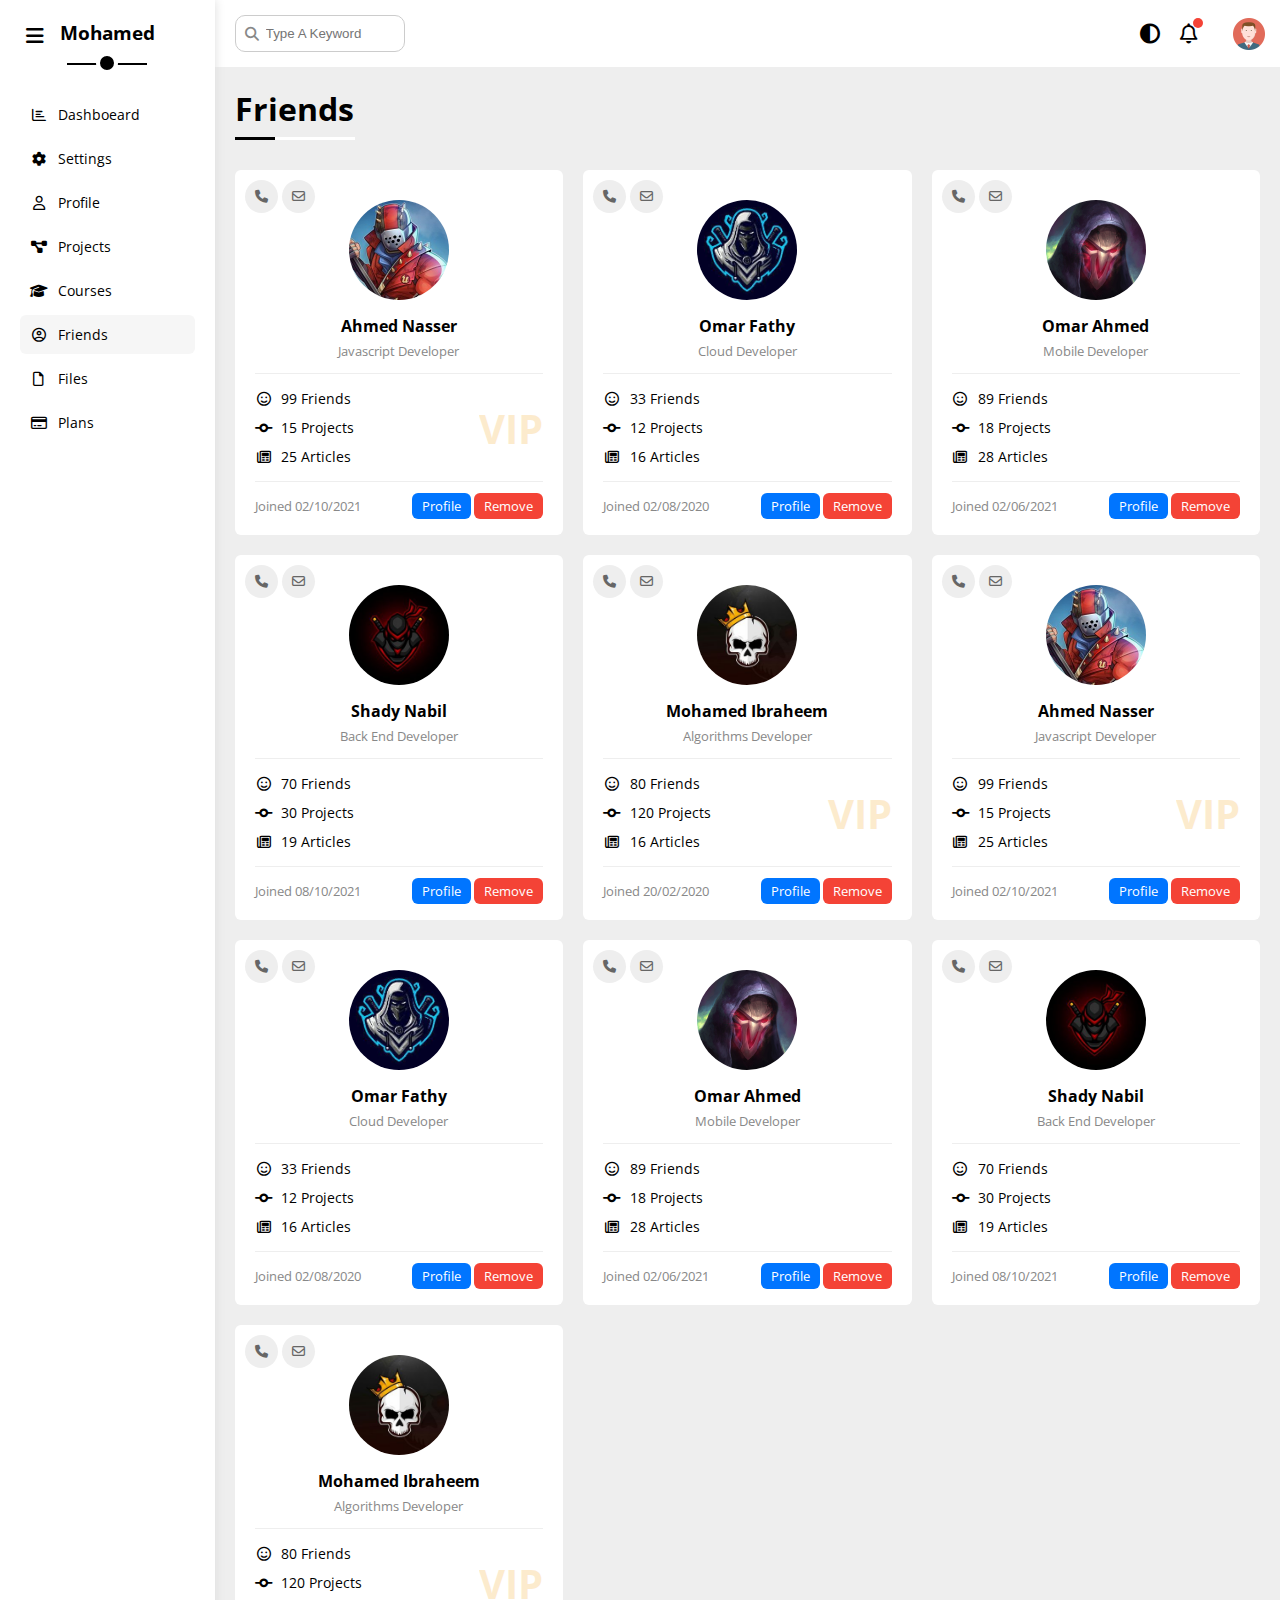
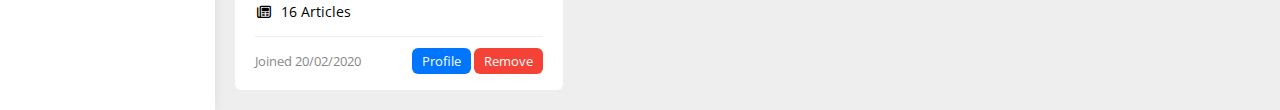
<file: friends.html>
<!DOCTYPE html>
<html lang="en">
<head>
    <meta charset="UTF-8">
    <meta http-equiv="X-UA-Compatible" content="IE=edge">
    <meta name="viewport" content="width=device-width, initial-scale=1.0">
    <link rel="stylesheet" href="css/all.min.css">
    <link rel="stylesheet" href="css/framework.css">
    <link rel="stylesheet" href="css/master.css">
    <title>Fiends</title>
    <link rel="preconnect" href="https://fonts.googleapis.com">
    <link rel="preconnect" href="https://fonts.gstatic.com" crossorigin>
    <link href="https://fonts.googleapis.com/css2?family=Open+Sans:wght@300;400;700&family=Poppins&family=Roboto:wght@100;300;400&family=Trykker&display=swap" rel="stylesheet">
    <link rel="stylesheet" href="css/animation.css">
</head>
<body>
    <div class="loader">
        <div class="lds-ripple"><div></div><div></div></div>
        <h3>Loading...</h3>
    </div>
    <div class="page d-flex">
        <div class="sidebar bg-white p-20 p-relative">
            <i class="fas fa-bars baricon"></i>
            <h3 class="p-relative txt-c mt-0">Mohamed
                <span class="bef"></span>
                <span class="aft"></span>
            </h3>
            <ul>
                <li>
                    <a class="d-flex align-center fs-14 c-black rad-6 p-10" href="index.html">
                        <i class="fa-regular fa-chart-bar fa-fw"></i>
                        <span class="hide-mobile">Dashboeard</span>
                    </a>
                </li>
                <li>
                    <a class="d-flex align-center fs-14 c-black rad-6 p-10" href="settings.html">
                        <i class="fa-solid fa-gear fa-fw"></i>
                        <span>Settings</span>
                    </a>
                </li>
                <li>
                    <a class="d-flex align-center fs-14 c-black rad-6 p-10" href="profile.html">
                        <i class="fa-regular fa-user fa-fw"></i>
                        <span>Profile</span>
                    </a>
                </li>
                <li>
                    <a class="d-flex align-center fs-14 c-black rad-6 p-10" href="projects.html">
                        <i class="fa-solid fa-diagram-project fa-fw"></i>
                        <span>Projects</span>
                    </a>
                </li>
                <li>
                    <a class="d-flex align-center fs-14 c-black rad-6 p-10" href="courses.html">
                        <i class="fa-solid fa-graduation-cap fa-fw"></i>
                        <span>Courses</span>
                    </a>
                </li>
                <li>
                    <a class="active d-flex align-center fs-14 c-black rad-6 p-10" href="friends.html">
                        <i class="fa-regular fa-circle-user fa-fw"></i>
                        <span>Friends</span>
                    </a>
                </li>
                <li>
                    <a class=" d-flex align-center fs-14 c-black rad-6 p-10" href="files.html">
                        <i class="fa-regular fa-file fa-fw"></i>
                        <span>Files</span>
                    </a>
                </li>
                <li>
                    <a class=" d-flex align-center fs-14 c-black rad-6 p-10" href="plans.html">
                        <i class="fa-regular fa-credit-card fa-fw"></i>
                        <span>Plans</span>
                    </a>
                </li>
            </ul>
        </div>
        <div class="content w-full">
            <!-- Start Head -->
            <div class="head bg-white p-15 between-flex">
                <div class="search p-relative">
                    <input class="p-10" type="search" placeholder="Type A Keyword">
                </div>
                <div class="icons d-flex align-center">
                    <i id="ico" class="fas fa-adjust"></i>
                    <span class="notification p-relative">
                        <i class="fa-regular fa-bell fa-lg"></i>
                    </span>
                    <img src="images/avatar.png" alt="">
                </div>
            </div>
            <!-- End Head -->
            <h1 class="p-relative heading">Friends</h1>
            <div class="friends-page d-grid m-20 gap-20">
                <div class="friend bg-white rad-6 p-20 p-relative">
                    <div class="contact">
                        <i class="fa-solid fa-phone"></i>
                        <i class="fa-regular fa-envelope"></i>
                    </div>
                    <div class="txt-c">
                        <img class="rad-half mt-10 mb-10 w-100 h-100" src="images/friend-01.jpg" alt="">
                        <h4 class="m-0">Ahmed Nasser</h4>
                        <p class="c-grey fs-13 mt-5 mb-0">Javascript Developer</p>
                    </div>
                    <div class="icons fs-14 p-relative">
                        <div class="mb-10">
                            <i class="fa-regular fa-face-smile fa-fw"></i>
                            <span>99 Friends</span>
                        </div>
                        <div class="mb-10">
                            <i class="fa-solid fa-code-commit fa-fw"></i>
                            <span>15 Projects</span>
                        </div>
                        <div>
                            <i class="fa-regular fa-newspaper fa-fw"></i>
                            <span>25 Articles</span>
                        </div>
                        <span class="vip fw-bold c-orange">VIP</span>
                    </div>
                    <div class="info between-flex fs-13">
                        <span class="c-grey">Joined 02/10/2021</span>
                        <div>
                            <a class="bg-blue c-white btn-shape" href="profile.html">Profile</a>
                            <a class="bg-red c-white btn-shape" href="#">Remove</a>
                        </div>
                    </div>
                </div>
                <div class="friend bg-white rad-6 p-20 p-relative">
                    <div class="contact">
                        <i class="fa-solid fa-phone"></i>
                        <i class="fa-regular fa-envelope"></i>
                    </div>
                    <div class="txt-c">
                        <img class="rad-half mt-10 mb-10 w-100 h-100" src="images/friend-02.jpg" alt="">
                        <h4 class="m-0">Omar Fathy</h4>
                        <p class="c-grey fs-13 mt-5 mb-0">Cloud Developer</p>
                    </div>
                    <div class="icons fs-14 p-relative">
                        <div class="mb-10">
                            <i class="fa-regular fa-face-smile fa-fw"></i>
                            <span>33 Friends</span>
                        </div>
                        <div class="mb-10">
                            <i class="fa-solid fa-code-commit fa-fw"></i>
                            <span>12 Projects</span>
                        </div>
                        <div>
                            <i class="fa-regular fa-newspaper fa-fw"></i>
                            <span>16 Articles</span>
                        </div>
                    </div>
                    <div class="info between-flex fs-13">
                        <span class="c-grey">Joined 02/08/2020</span>
                        <div>
                            <a class="bg-blue c-white btn-shape" href="profile.html">Profile</a>
                            <a class="bg-red c-white btn-shape" href="#">Remove</a>
                        </div>
                    </div>
                </div>
                <div class="friend bg-white rad-6 p-20 p-relative">
                    <div class="contact">
                        <i class="fa-solid fa-phone"></i>
                        <i class="fa-regular fa-envelope"></i>
                    </div>
                    <div class="txt-c">
                        <img class="rad-half mt-10 mb-10 w-100 h-100" src="images/friend-03.jpg" alt="">
                        <h4 class="m-0">Omar Ahmed</h4>
                        <p class="c-grey fs-13 mt-5 mb-0">Mobile Developer</p>
                    </div>
                    <div class="icons fs-14 p-relative">
                        <div class="mb-10">
                            <i class="fa-regular fa-face-smile fa-fw"></i>
                            <span>89 Friends</span>
                        </div>
                        <div class="mb-10">
                            <i class="fa-solid fa-code-commit fa-fw"></i>
                            <span>18 Projects</span>
                        </div>
                        <div>
                            <i class="fa-regular fa-newspaper fa-fw"></i>
                            <span>28 Articles</span>
                        </div>
                    </div>
                    <div class="info between-flex fs-13">
                        <span class="c-grey">Joined 02/06/2021</span>
                        <div>
                            <a class="bg-blue c-white btn-shape" href="profile.html">Profile</a>
                            <a class="bg-red c-white btn-shape" href="#">Remove</a>
                        </div>
                    </div>
                </div>
                <div class="friend bg-white rad-6 p-20 p-relative">
                    <div class="contact">
                        <i class="fa-solid fa-phone"></i>
                        <i class="fa-regular fa-envelope"></i>
                    </div>
                    <div class="txt-c">
                        <img class="rad-half mt-10 mb-10 w-100 h-100" src="images/friend-04.jpg" alt="">
                        <h4 class="m-0">Shady Nabil</h4>
                        <p class="c-grey fs-13 mt-5 mb-0">Back End Developer</p>
                    </div>
                    <div class="icons fs-14 p-relative">
                        <div class="mb-10">
                            <i class="fa-regular fa-face-smile fa-fw"></i>
                            <span>70 Friends</span>
                        </div>
                        <div class="mb-10">
                            <i class="fa-solid fa-code-commit fa-fw"></i>
                            <span>30 Projects</span>
                        </div>
                        <div>
                            <i class="fa-regular fa-newspaper fa-fw"></i>
                            <span>19 Articles</span>
                        </div>
                    </div>
                    <div class="info between-flex fs-13">
                        <span class="c-grey">Joined 08/10/2021</span>
                        <div>
                            <a class="bg-blue c-white btn-shape" href="profile.html">Profile</a>
                            <a class="bg-red c-white btn-shape" href="#">Remove</a>
                        </div>
                    </div>
                </div>
                <div class="friend bg-white rad-6 p-20 p-relative">
                    <div class="contact">
                        <i class="fa-solid fa-phone"></i>
                        <i class="fa-regular fa-envelope"></i>
                    </div>
                    <div class="txt-c">
                        <img class="rad-half mt-10 mb-10 w-100 h-100" src="images/friend-05.jpg" alt="">
                        <h4 class="m-0">Mohamed Ibraheem</h4>
                        <p class="c-grey fs-13 mt-5 mb-0">Algorithms Developer</p>
                    </div>
                    <div class="icons fs-14 p-relative">
                        <div class="mb-10">
                            <i class="fa-regular fa-face-smile fa-fw"></i>
                            <span>80 Friends</span>
                        </div>
                        <div class="mb-10">
                            <i class="fa-solid fa-code-commit fa-fw"></i>
                            <span>120 Projects</span>
                        </div>
                        <div>
                            <i class="fa-regular fa-newspaper fa-fw"></i>
                            <span>16 Articles</span>
                        </div>
                        <span class="vip fw-bold c-orange">VIP</span>
                    </div>
                    <div class="info between-flex fs-13">
                        <span class="c-grey">Joined 20/02/2020</span>
                        <div>
                            <a class="bg-blue c-white btn-shape" href="profile.html">Profile</a>
                            <a class="bg-red c-white btn-shape" href="#">Remove</a>
                        </div>
                    </div>
                </div>
                <div class="friend bg-white rad-6 p-20 p-relative">
                    <div class="contact">
                        <i class="fa-solid fa-phone"></i>
                        <i class="fa-regular fa-envelope"></i>
                    </div>
                    <div class="txt-c">
                        <img class="rad-half mt-10 mb-10 w-100 h-100" src="images/friend-01.jpg" alt="">
                        <h4 class="m-0">Ahmed Nasser</h4>
                        <p class="c-grey fs-13 mt-5 mb-0">Javascript Developer</p>
                    </div>
                    <div class="icons fs-14 p-relative">
                        <div class="mb-10">
                            <i class="fa-regular fa-face-smile fa-fw"></i>
                            <span>99 Friends</span>
                        </div>
                        <div class="mb-10">
                            <i class="fa-solid fa-code-commit fa-fw"></i>
                            <span>15 Projects</span>
                        </div>
                        <div>
                            <i class="fa-regular fa-newspaper fa-fw"></i>
                            <span>25 Articles</span>
                        </div>
                        <span class="vip fw-bold c-orange">VIP</span>
                    </div>
                    <div class="info between-flex fs-13">
                        <span class="c-grey">Joined 02/10/2021</span>
                        <div>
                            <a class="bg-blue c-white btn-shape" href="profile.html">Profile</a>
                            <a class="bg-red c-white btn-shape" href="#">Remove</a>
                        </div>
                    </div>
                </div>
                <div class="friend bg-white rad-6 p-20 p-relative">
                    <div class="contact">
                        <i class="fa-solid fa-phone"></i>
                        <i class="fa-regular fa-envelope"></i>
                    </div>
                    <div class="txt-c">
                        <img class="rad-half mt-10 mb-10 w-100 h-100" src="images/friend-02.jpg" alt="">
                        <h4 class="m-0">Omar Fathy</h4>
                        <p class="c-grey fs-13 mt-5 mb-0">Cloud Developer</p>
                    </div>
                    <div class="icons fs-14 p-relative">
                        <div class="mb-10">
                            <i class="fa-regular fa-face-smile fa-fw"></i>
                            <span>33 Friends</span>
                        </div>
                        <div class="mb-10">
                            <i class="fa-solid fa-code-commit fa-fw"></i>
                            <span>12 Projects</span>
                        </div>
                        <div>
                            <i class="fa-regular fa-newspaper fa-fw"></i>
                            <span>16 Articles</span>
                        </div>
                    </div>
                    <div class="info between-flex fs-13">
                        <span class="c-grey">Joined 02/08/2020</span>
                        <div>
                            <a class="bg-blue c-white btn-shape" href="profile.html">Profile</a>
                            <a class="bg-red c-white btn-shape" href="#">Remove</a>
                        </div>
                    </div>
                </div>
                <div class="friend bg-white rad-6 p-20 p-relative">
                    <div class="contact">
                        <i class="fa-solid fa-phone"></i>
                        <i class="fa-regular fa-envelope"></i>
                    </div>
                    <div class="txt-c">
                        <img class="rad-half mt-10 mb-10 w-100 h-100" src="images/friend-03.jpg" alt="">
                        <h4 class="m-0">Omar Ahmed</h4>
                        <p class="c-grey fs-13 mt-5 mb-0">Mobile Developer</p>
                    </div>
                    <div class="icons fs-14 p-relative">
                        <div class="mb-10">
                            <i class="fa-regular fa-face-smile fa-fw"></i>
                            <span>89 Friends</span>
                        </div>
                        <div class="mb-10">
                            <i class="fa-solid fa-code-commit fa-fw"></i>
                            <span>18 Projects</span>
                        </div>
                        <div>
                            <i class="fa-regular fa-newspaper fa-fw"></i>
                            <span>28 Articles</span>
                        </div>
                    </div>
                    <div class="info between-flex fs-13">
                        <span class="c-grey">Joined 02/06/2021</span>
                        <div>
                            <a class="bg-blue c-white btn-shape" href="profile.html">Profile</a>
                            <a class="bg-red c-white btn-shape" href="#">Remove</a>
                        </div>
                    </div>
                </div>
                <div class="friend bg-white rad-6 p-20 p-relative">
                    <div class="contact">
                        <i class="fa-solid fa-phone"></i>
                        <i class="fa-regular fa-envelope"></i>
                    </div>
                    <div class="txt-c">
                        <img class="rad-half mt-10 mb-10 w-100 h-100" src="images/friend-04.jpg" alt="">
                        <h4 class="m-0">Shady Nabil</h4>
                        <p class="c-grey fs-13 mt-5 mb-0">Back End Developer</p>
                    </div>
                    <div class="icons fs-14 p-relative">
                        <div class="mb-10">
                            <i class="fa-regular fa-face-smile fa-fw"></i>
                            <span>70 Friends</span>
                        </div>
                        <div class="mb-10">
                            <i class="fa-solid fa-code-commit fa-fw"></i>
                            <span>30 Projects</span>
                        </div>
                        <div>
                            <i class="fa-regular fa-newspaper fa-fw"></i>
                            <span>19 Articles</span>
                        </div>
                    </div>
                    <div class="info between-flex fs-13">
                        <span class="c-grey">Joined 08/10/2021</span>
                        <div>
                            <a class="bg-blue c-white btn-shape" href="profile.html">Profile</a>
                            <a class="bg-red c-white btn-shape" href="#">Remove</a>
                        </div>
                    </div>
                </div>
                <div class="friend bg-white rad-6 p-20 p-relative">
                    <div class="contact">
                        <i class="fa-solid fa-phone"></i>
                        <i class="fa-regular fa-envelope"></i>
                    </div>
                    <div class="txt-c">
                        <img class="rad-half mt-10 mb-10 w-100 h-100" src="images/friend-05.jpg" alt="">
                        <h4 class="m-0">Mohamed Ibraheem</h4>
                        <p class="c-grey fs-13 mt-5 mb-0">Algorithms Developer</p>
                    </div>
                    <div class="icons fs-14 p-relative">
                        <div class="mb-10">
                            <i class="fa-regular fa-face-smile fa-fw"></i>
                            <span>80 Friends</span>
                        </div>
                        <div class="mb-10">
                            <i class="fa-solid fa-code-commit fa-fw"></i>
                            <span>120 Projects</span>
                        </div>
                        <div>
                            <i class="fa-regular fa-newspaper fa-fw"></i>
                            <span>16 Articles</span>
                        </div>
                        <span class="vip fw-bold c-orange">VIP</span>
                    </div>
                    <div class="info between-flex fs-13">
                        <span class="c-grey">Joined 20/02/2020</span>
                        <div>
                            <a class="bg-blue c-white btn-shape" href="profile.html">Profile</a>
                            <a class="bg-red c-white btn-shape" href="#">Remove</a>
                        </div>
                    </div>
                </div>
            </div>
        </div>
    </div>
    <script src="js/index.js"></script>
</body>
</html>
</file>
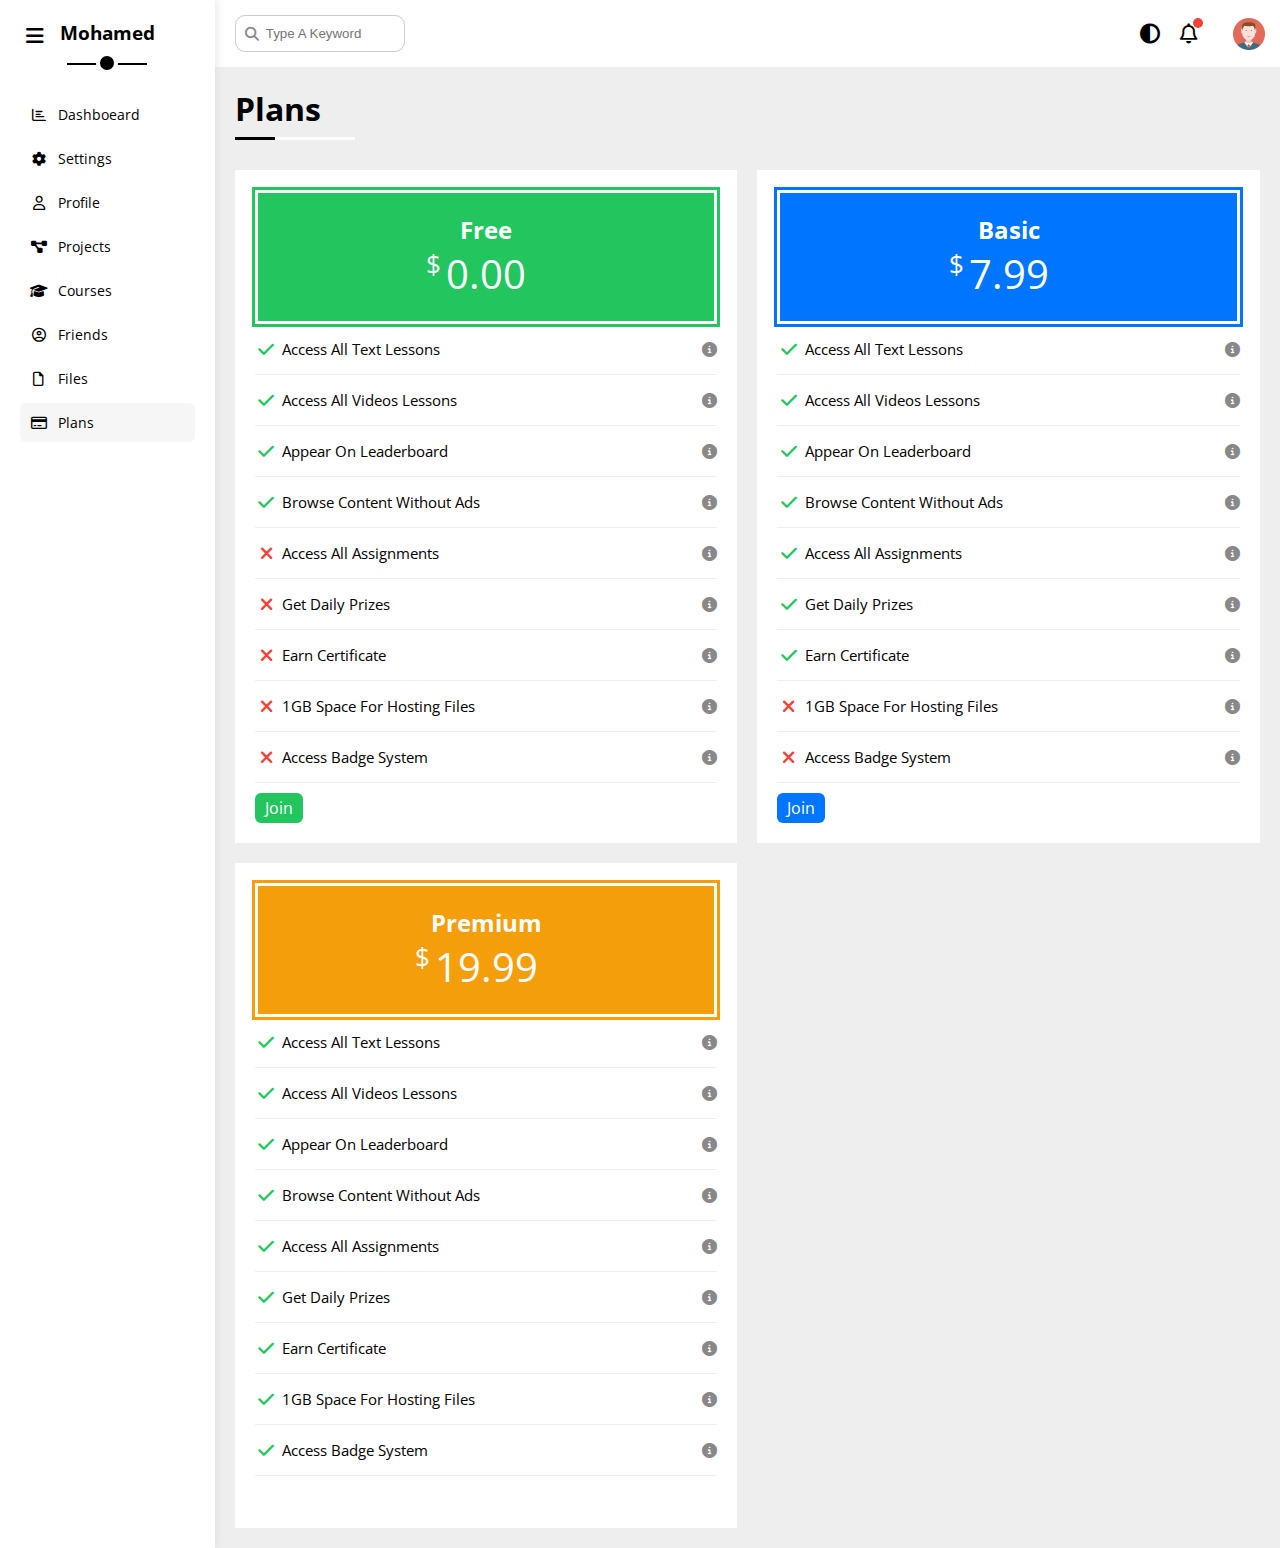
<file: plans.html>
<!DOCTYPE html>
<html lang="en">
<head>
    <meta charset="UTF-8">
    <meta http-equiv="X-UA-Compatible" content="IE=edge">
    <meta name="viewport" content="width=device-width, initial-scale=1.0">
    <link rel="stylesheet" href="css/all.min.css">
    <link rel="stylesheet" href="css/framework.css">
    <link rel="stylesheet" href="css/master.css">
    <title>Plans</title>
    <link rel="preconnect" href="https://fonts.googleapis.com">
    <link rel="preconnect" href="https://fonts.gstatic.com" crossorigin>
    <link href="https://fonts.googleapis.com/css2?family=Open+Sans:wght@300;400;700&family=Poppins&family=Roboto:wght@100;300;400&family=Trykker&display=swap" rel="stylesheet">
    <link rel="stylesheet" href="css/animation.css">
</head>
<body>
    <div class="loader">
        <div class="lds-ripple"><div></div><div></div></div>
        <h3>Loading...</h3>
    </div>
    <div class="page d-flex">
        <div class="sidebar bg-white p-20 p-relative">
            <i class="fas fa-bars baricon"></i>
            <h3 class="p-relative txt-c mt-0">Mohamed
                <span class="bef"></span>
                <span class="aft"></span>
            </h3>
            <ul>
                <li>
                    <a class="d-flex align-center fs-14 c-black rad-6 p-10" href="index.html">
                        <i class="fa-regular fa-chart-bar fa-fw"></i>
                        <span class="hide-mobile">Dashboeard</span>
                    </a>
                </li>
                <li>
                    <a class="d-flex align-center fs-14 c-black rad-6 p-10" href="settings.html">
                        <i class="fa-solid fa-gear fa-fw"></i>
                        <span>Settings</span>
                    </a>
                </li>
                <li>
                    <a class="d-flex align-center fs-14 c-black rad-6 p-10" href="profile.html">
                        <i class="fa-regular fa-user fa-fw"></i>
                        <span>Profile</span>
                    </a>
                </li>
                <li>
                    <a class="d-flex align-center fs-14 c-black rad-6 p-10" href="projects.html">
                        <i class="fa-solid fa-diagram-project fa-fw"></i>
                        <span>Projects</span>
                    </a>
                </li>
                <li>
                    <a class="d-flex align-center fs-14 c-black rad-6 p-10" href="courses.html">
                        <i class="fa-solid fa-graduation-cap fa-fw"></i>
                        <span>Courses</span>
                    </a>
                </li>
                <li>
                    <a class="d-flex align-center fs-14 c-black rad-6 p-10" href="friends.html">
                        <i class="fa-regular fa-circle-user fa-fw"></i>
                        <span>Friends</span>
                    </a>
                </li>
                <li>
                    <a class="d-flex align-center fs-14 c-black rad-6 p-10" href="files.html">
                        <i class="fa-regular fa-file fa-fw"></i>
                        <span>Files</span>
                    </a>
                </li>
                <li>
                    <a class="active d-flex align-center fs-14 c-black rad-6 p-10" href="plans.html">
                        <i class="fa-regular fa-credit-card fa-fw"></i>
                        <span>Plans</span>
                    </a>
                </li>
            </ul>
        </div>
        <div class="content w-full">
            <!-- Start Head -->
            <div class="head bg-white p-15 between-flex">
                <div class="search p-relative">
                    <input class="p-10" type="search" placeholder="Type A Keyword">
                </div>
                <div class="icons d-flex align-center">
                    <i id="ico" class="fas fa-adjust"></i>
                    <span class="notification p-relative">
                        <i class="fa-regular fa-bell fa-lg"></i>
                    </span>
                    <img src="images/avatar.png" alt="">
                </div>
            </div>
            <!-- End Head -->
            <h1 class="p-relative heading">Plans</h1>
            <div class="plans-page d-grid m-20 gap-20">
                <div class="plan green bg-white p-20">
                    <div class="top bg-green txt-c p-20">
                        <h2 class="m-0 c-white">Free</h2>
                        <div class="price c-white"><span>$</span>0.00</div>
                    </div>
                    <ul class="m-0">
                        <li>
                            <i class="fa-solid fa-check fa-fw yes"></i>
                            <span>Access All Text Lessons</span>
                            <i class="fa-solid fa-circle-info help"></i>
                        </li>
                        <li>
                            <i class="fa-solid fa-check fa-fw yes"></i>
                            <span>Access All Videos Lessons</span>
                            <i class="fa-solid fa-circle-info help"></i>
                        </li>
                        <li>
                            <i class="fa-solid fa-check fa-fw yes"></i>
                            <span>Appear On Leaderboard</span>
                            <i class="fa-solid fa-circle-info help"></i>
                        </li>
                        <li>
                            <i class="fa-solid fa-check fa-fw yes"></i>
                            <span>Browse Content Without Ads</span>
                            <i class="fa-solid fa-circle-info help"></i>
                        </li>
                        <li>
                            <i class="fa-solid fa-xmark fa-fw"></i>
                            <span>Access All Assignments</span>
                            <i class="fa-solid fa-circle-info help"></i>
                        </li>
                        <li>
                            <i class="fa-solid fa-xmark fa-fw"></i>
                            <span>Get Daily Prizes</span>
                            <i class="fa-solid fa-circle-info help"></i>
                        </li>
                        <li>
                            <i class="fa-solid fa-xmark fa-fw"></i>
                            <span>Earn Certificate</span>
                            <i class="fa-solid fa-circle-info help"></i>
                        </li>
                        <li>
                            <i class="fa-solid fa-xmark fa-fw"></i>
                            <span>1GB Space For Hosting Files</span>
                            <i class="fa-solid fa-circle-info help"></i>
                        </li>
                        <li>
                            <i class="fa-solid fa-xmark fa-fw"></i>
                            <span>Access Badge System</span>
                            <i class="fa-solid fa-circle-info help"></i>
                        </li>
                    </ul>
                    <a href="#" class="mt-10 btn-shape bg-green c-white d-block w-fit">Join</a>
                </div>
                <div class="plan blue bg-white p-20">
                    <div class="top bg-blue txt-c p-20">
                        <h2 class="m-0 c-white">Basic</h2>
                        <div class="price c-white"><span>$</span>7.99</div>
                    </div>
                    <ul class="m-0">
                        <li>
                            <i class="fa-solid fa-check fa-fw yes"></i>
                            <span>Access All Text Lessons</span>
                            <i class="fa-solid fa-circle-info help"></i>
                        </li>
                        <li>
                            <i class="fa-solid fa-check fa-fw yes"></i>
                            <span>Access All Videos Lessons</span>
                            <i class="fa-solid fa-circle-info help"></i>
                        </li>
                        <li>
                            <i class="fa-solid fa-check fa-fw yes"></i>
                            <span>Appear On Leaderboard</span>
                            <i class="fa-solid fa-circle-info help"></i>
                        </li>
                        <li>
                            <i class="fa-solid fa-check fa-fw yes"></i>
                            <span>Browse Content Without Ads</span>
                            <i class="fa-solid fa-circle-info help"></i>
                        </li>
                        <li>
                            <i class="fa-solid fa-check fa-fw yes"></i>
                            <span>Access All Assignments</span>
                            <i class="fa-solid fa-circle-info help"></i>
                        </li>
                        <li>
                            <i class="fa-solid fa-check fa-fw yes"></i>
                            <span>Get Daily Prizes</span>
                            <i class="fa-solid fa-circle-info help"></i>
                        </li>
                        <li>
                            <i class="fa-solid fa-check fa-fw yes"></i>
                            <span>Earn Certificate</span>
                            <i class="fa-solid fa-circle-info help"></i>
                        </li>
                        <li>
                            <i class="fa-solid fa-xmark fa-fw"></i>
                            <span>1GB Space For Hosting Files</span>
                            <i class="fa-solid fa-circle-info help"></i>
                        </li>
                        <li>
                            <i class="fa-solid fa-xmark fa-fw"></i>
                            <span>Access Badge System</span>
                            <i class="fa-solid fa-circle-info help"></i>
                        </li>
                    </ul>
                    <a href="#" class=" mt-10 btn-shape bg-blue c-white d-block w-fit">Join</a>
                </div>
                <div class="plan orange bg-white p-20">
                    <div class="top bg-orange txt-c p-20">
                        <h2 class="m-0 c-white">Premium</h2>
                        <div class="price c-white"><span>$</span>19.99</div>
                    </div>
                    <ul class="m-0">
                        <li>
                            <i class="fa-solid fa-check fa-fw yes"></i>
                            <span>Access All Text Lessons</span>
                            <i class="fa-solid fa-circle-info help"></i>
                        </li>
                        <li>
                            <i class="fa-solid fa-check fa-fw yes"></i>
                            <span>Access All Videos Lessons</span>
                            <i class="fa-solid fa-circle-info help"></i>
                        </li>
                        <li>
                            <i class="fa-solid fa-check fa-fw yes"></i>
                            <span>Appear On Leaderboard</span>
                            <i class="fa-solid fa-circle-info help"></i>
                        </li>
                        <li>
                            <i class="fa-solid fa-check fa-fw yes"></i>
                            <span>Browse Content Without Ads</span>
                            <i class="fa-solid fa-circle-info help"></i>
                        </li>
                        <li>
                            <i class="fa-solid fa-check fa-fw yes"></i>
                            <span>Access All Assignments</span>
                            <i class="fa-solid fa-circle-info help"></i>
                        </li>
                        <li>
                            <i class="fa-solid fa-check fa-fw yes"></i>
                            <span>Get Daily Prizes</span>
                            <i class="fa-solid fa-circle-info help"></i>
                        </li>
                        <li>
                            <i class="fa-solid fa-check fa-fw yes"></i>
                            <span>Earn Certificate</span>
                            <i class="fa-solid fa-circle-info help"></i>
                        </li>
                        <li>
                            <i class="fa-solid fa-check fa-fw yes"></i>
                            <span>1GB Space For Hosting Files</span>
                            <i class="fa-solid fa-circle-info help"></i>
                        </li>
                        <li>
                            <i class="fa-solid fa-check fa-fw yes"></i>
                            <span>Access Badge System</span>
                            <i class="fa-solid fa-circle-info help"></i>
                        </li>
                    </ul>
                    <a href="#" class="mt-10 c-grey d-block txt-c">This is your current one</a>
                </div>
            </div>
        </div>
    </div>
    <script src="js/index.js"></script>
</body>
</html>
</file>
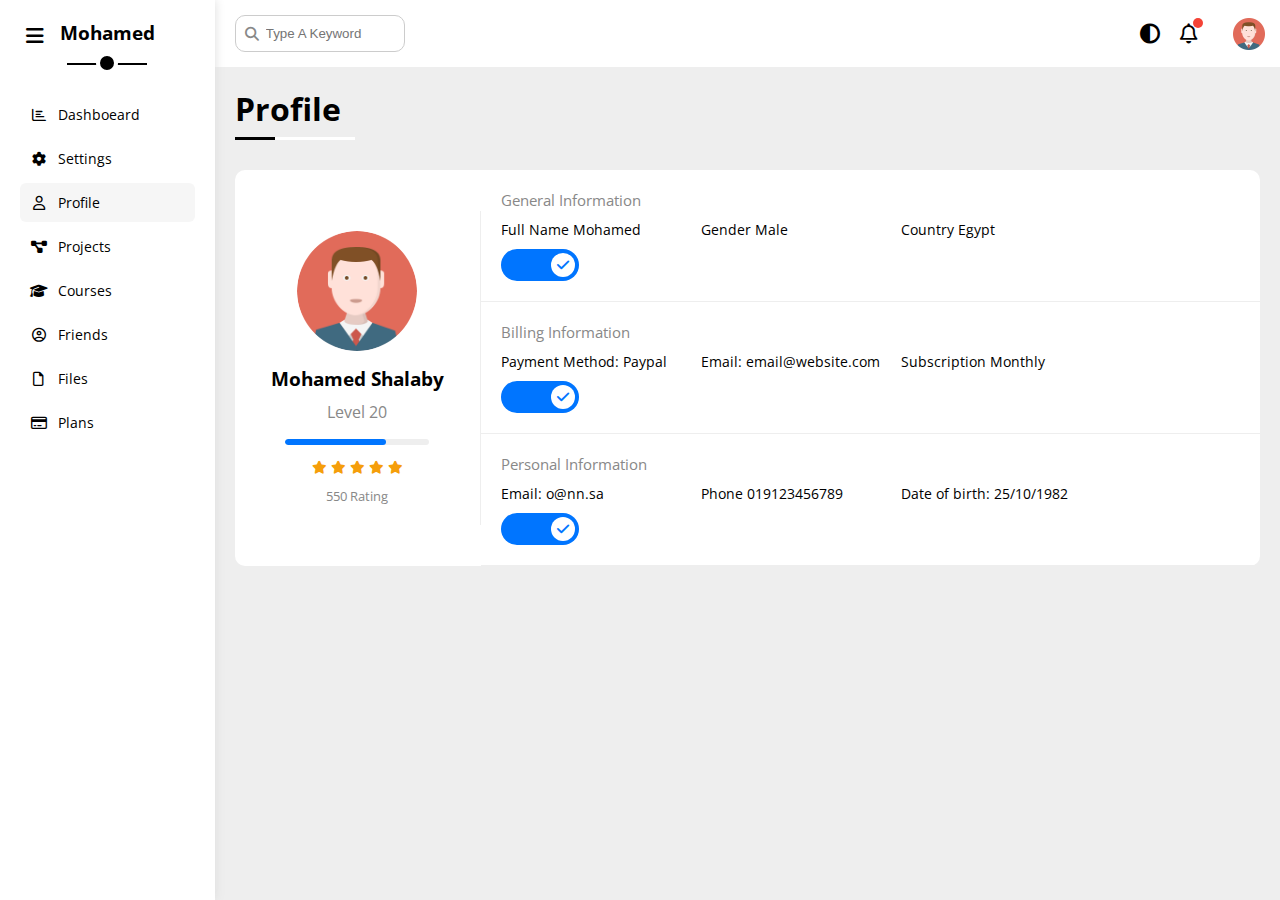
<file: profile.html>
<!DOCTYPE html>
<html lang="en">
<head>
    <meta charset="UTF-8">
    <meta http-equiv="X-UA-Compatible" content="IE=edge">
    <meta name="viewport" content="width=device-width, initial-scale=1.0">
    <link rel="stylesheet" href="css/all.min.css">
    <link rel="stylesheet" href="css/framework.css">
    <link rel="stylesheet" href="css/master.css">
    <title>Profile</title>
    <link rel="preconnect" href="https://fonts.googleapis.com">
    <link rel="preconnect" href="https://fonts.gstatic.com" crossorigin>
    <link href="https://fonts.googleapis.com/css2?family=Open+Sans:wght@300;400;700&family=Poppins&family=Roboto:wght@100;300;400&family=Trykker&display=swap" rel="stylesheet">
    <link rel="stylesheet" href="css/animation.css">
</head>
<body>
    <div class="loader">
        <div class="lds-ripple"><div></div><div></div></div>
        <h3>Loading...</h3>
    </div>
    <div class="page d-flex">
        <div class="sidebar bg-white p-20 p-relative">
            <i class="fas fa-bars baricon"></i>
            <h3 class="p-relative txt-c mt-0">Mohamed
                <span class="bef"></span>
                <span class="aft"></span>
            </h3>
            <ul>
                <li>
                    <a class="d-flex align-center fs-14 c-black rad-6 p-10" href="index.html">
                        <i class="fa-regular fa-chart-bar fa-fw"></i>
                        <span class="hide-mobile">Dashboeard</span>
                    </a>
                </li>
                <li>
                    <a class="d-flex align-center fs-14 c-black rad-6 p-10" href="settings.html">
                        <i class="fa-solid fa-gear fa-fw"></i>
                        <span>Settings</span>
                    </a>
                </li>
                <li>
                    <a class="active  d-flex align-center fs-14 c-black rad-6 p-10" href="profile.html">
                        <i class="fa-regular fa-user fa-fw"></i>
                        <span>Profile</span>
                    </a>
                </li>
                <li>
                    <a class=" d-flex align-center fs-14 c-black rad-6 p-10" href="projects.html">
                        <i class="fa-solid fa-diagram-project fa-fw"></i>
                        <span>Projects</span>
                    </a>
                </li>
                <li>
                    <a class=" d-flex align-center fs-14 c-black rad-6 p-10" href="courses.html">
                        <i class="fa-solid fa-graduation-cap fa-fw"></i>
                        <span>Courses</span>
                    </a>
                </li>
                <li>
                    <a class=" d-flex align-center fs-14 c-black rad-6 p-10" href="friends.html">
                        <i class="fa-regular fa-circle-user fa-fw"></i>
                        <span>Friends</span>
                    </a>
                </li>
                <li>
                    <a class=" d-flex align-center fs-14 c-black rad-6 p-10" href="files.html">
                        <i class="fa-regular fa-file fa-fw"></i>
                        <span>Files</span>
                    </a>
                </li>
                <li>
                    <a class=" d-flex align-center fs-14 c-black rad-6 p-10" href="plans.html">
                        <i class="fa-regular fa-credit-card fa-fw"></i>
                        <span>Plans</span>
                    </a>
                </li>
            </ul>
        </div>
        <div class="content w-full">
            <!-- Start Head -->
            <div class="head bg-white p-15 between-flex">
                <div class="search p-relative">
                    <input class="p-10" type="search" placeholder="Type A Keyword">
                </div>
                <div class="icons d-flex align-center">
                    <i id="ico" class="fas fa-adjust"></i>
                    <span class="notification p-relative">
                        <i class="fa-regular fa-bell fa-lg"></i>
                    </span>
                    <img src="images/avatar.png" alt="">
                </div>
            </div>
            <!-- End Head -->
            <h1 class="p-relative heading">Profile</h1>
            <div class="profile-page m-20">
                <div class="overview bg-white rad-10 d-flex align-center">
                    <div class="avatar-box">
                        <img class="mb-10 rad-half" src="images/avatar.png" alt="">
                        <h3 class="m-0">Mohamed Shalaby</h3>
                        <p class="c-grey mt-10">Level 20</p>
                        <div class="level rad-6 bg-eee p-relative">
                            <span class="spant" style="width: 0%" data-width="70%"></span>
                        </div>
                        <div class="rating mt-10 mb-10">
                            <i class="fa-solid fa-star c-orange fs-13"></i>
                            <i class="fa-solid fa-star c-orange fs-13"></i>
                            <i class="fa-solid fa-star c-orange fs-13"></i>
                            <i class="fa-solid fa-star c-orange fs-13"></i>
                            <i class="fa-solid fa-star c-orange fs-13"></i>
                        </div>
                        <p class="c-grey m-0 fs-13">550 Rating</p>
                    </div>
                    <div class="info-box">
                        <!-- Start information row -->
                        <div class="box p-20 d-flex align-center">
                            <h4 class="c-grey fs-15 m-0 w-full">General Information</h4>
                            <div class="fs-14">
                                <span>Full Name</span>
                                <span>Mohamed</span>
                            </div>
                            <div class="fs-14">
                                <span>Gender</span>
                                <span>Male</span>
                            </div>
                            <div class="fs-14">
                                <span>Country</span>
                                <span>Egypt</span>
                            </div>
                            <div class="fs-14">
                                <label>
                                    <input class="toggle-checkbox" type="checkbox" checked>
                                    <div class="toggle-switch"></div>
                                </label>
                            </div>
                        </div>
                        <!-- End information row -->
                        <div class="box p-20 d-flex align-center">
                            <h4 class="c-grey fs-15 m-0 w-full">Billing Information</h4>
                            <div class="fs-14">
                                <span>Payment Method:</span>
                                <span>Paypal</span>
                            </div>
                            <div class="fs-14">
                                <span>Email:</span>
                                <span>email@website.com</span>
                            </div>
                            <div class="fs-14">
                                <span>Subscription</span>
                                <span>Monthly</span>
                            </div>
                            <div class="fs-14">
                                <label>
                                    <input class="toggle-checkbox" type="checkbox" checked>
                                    <div class="toggle-switch"></div>
                                </label>
                            </div>
                        </div>

                        <div class="box p-20 d-flex align-center">
                            <h4 class="c-grey fs-15 m-0 w-full">Personal Information</h4>
                            <div class="fs-14">
                                <span>Email:</span>
                                <span>o@nn.sa</span>
                            </div>
                            <div class="fs-14">
                                <span>Phone</span>
                                <span>019123456789</span>
                            </div>
                            <div class="fs-14">
                                <span>Date of birth:</span>
                                <span>25/10/1982</span>
                            </div>
                            <div class="fs-14">
                                <label>
                                    <input class="toggle-checkbox" type="checkbox" checked>
                                    <div class="toggle-switch"></div>
                                </label>
                            </div>
                        </div>
                    </div>
                </div>
            </div>
        </div>
    </div>
    <script src="js/index.js"></script>
</body>
</html>
</file>
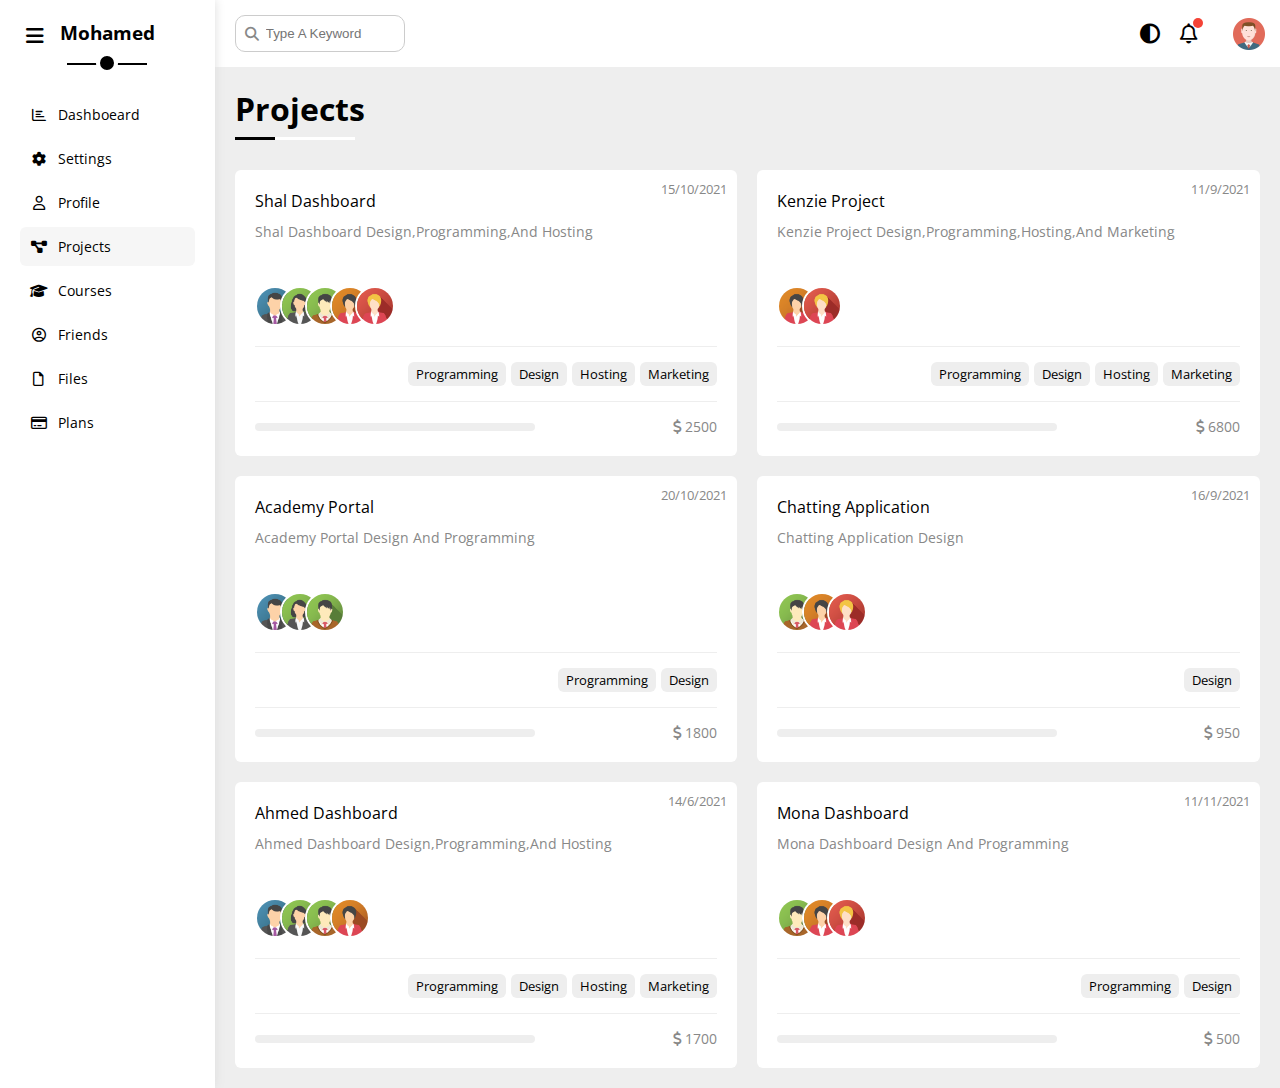
<file: projects.html>
<!DOCTYPE html>
<html lang="en">
<head>
    <meta charset="UTF-8">
    <meta http-equiv="X-UA-Compatible" content="IE=edge">
    <meta name="viewport" content="width=device-width, initial-scale=1.0">
    <link rel="stylesheet" href="css/all.min.css">
    <link rel="stylesheet" href="css/framework.css">
    <link rel="stylesheet" href="css/master.css">
    <title>Projects</title>
    <link rel="preconnect" href="https://fonts.googleapis.com">
    <link rel="preconnect" href="https://fonts.gstatic.com" crossorigin>
    <link href="https://fonts.googleapis.com/css2?family=Open+Sans:wght@300;400;700&family=Poppins&family=Roboto:wght@100;300;400&family=Trykker&display=swap" rel="stylesheet">
    <link rel="stylesheet" href="css/animation.css">
</head>
<body>
    <div class="loader">
        <div class="lds-ripple"><div></div><div></div></div>
        <h3>Loading...</h3>
    </div>
    <div class="page d-flex">
        <div class="sidebar bg-white p-20 p-relative">
            <i class="fas fa-bars baricon"></i>
            <h3 class="p-relative txt-c mt-0">Mohamed
                <span class="bef"></span>
                <span class="aft"></span>
            </h3>
            <ul>
                <li>
                    <a class="d-flex align-center fs-14 c-black rad-6 p-10" href="index.html">
                        <i class="fa-regular fa-chart-bar fa-fw"></i>
                        <span class="hide-mobile">Dashboeard</span>
                    </a>
                </li>
                <li>
                    <a class="d-flex align-center fs-14 c-black rad-6 p-10" href="settings.html">
                        <i class="fa-solid fa-gear fa-fw"></i>
                        <span>Settings</span>
                    </a>
                </li>
                <li>
                    <a class="d-flex align-center fs-14 c-black rad-6 p-10" href="profile.html">
                        <i class="fa-regular fa-user fa-fw"></i>
                        <span>Profile</span>
                    </a>
                </li>
                <li>
                    <a class="active d-flex align-center fs-14 c-black rad-6 p-10" href="projects.html">
                        <i class="fa-solid fa-diagram-project fa-fw"></i>
                        <span>Projects</span>
                    </a>
                </li>
                <li>
                    <a class=" d-flex align-center fs-14 c-black rad-6 p-10" href="courses.html">
                        <i class="fa-solid fa-graduation-cap fa-fw"></i>
                        <span>Courses</span>
                    </a>
                </li>
                <li>
                    <a class=" d-flex align-center fs-14 c-black rad-6 p-10" href="friends.html">
                        <i class="fa-regular fa-circle-user fa-fw"></i>
                        <span>Friends</span>
                    </a>
                </li>
                <li>
                    <a class=" d-flex align-center fs-14 c-black rad-6 p-10" href="files.html">
                        <i class="fa-regular fa-file fa-fw"></i>
                        <span>Files</span>
                    </a>
                </li>
                <li>
                    <a class=" d-flex align-center fs-14 c-black rad-6 p-10" href="plans.html">
                        <i class="fa-regular fa-credit-card fa-fw"></i>
                        <span>Plans</span>
                    </a>
                </li>
            </ul>
        </div>
        <div class="content w-full">
            <!-- Start Head -->
            <div class="head bg-white p-15 between-flex">
                <div class="search p-relative">
                    <input class="p-10" type="search" placeholder="Type A Keyword">
                </div>
                <div class="icons d-flex align-center">
                    <i id="ico" class="fas fa-adjust"></i>
                    <span class="notification p-relative">
                        <i class="fa-regular fa-bell fa-lg"></i>
                    </span>
                    <img src="images/avatar.png" alt="">
                </div>
            </div>
            <!-- End Head -->
            <h1 class="p-relative heading">Projects</h1>
            <div class="projects-page d-grid m-20 gap-20">
                <div class="project bg-white p-20 rad-6 p-relative mylast">
                    <span class="date fs-13 c-grey">15/10/2021</span>
                    <h4 class="m-0">Shal Dashboard</h4>
                    <p class="c-grey mt-10 mb-10 fs-14">Shal Dashboard Design,Programming,And Hosting</p>
                    <div class="team">
                        <a href="#"><img src="images/team-01.png" alt=""></a>
                        <a href="#"><img src="images/team-02.png" alt=""></a>
                        <a href="#"><img src="images/team-03.png" alt=""></a>
                        <a href="#"><img src="images/team-04.png" alt=""></a>
                        <a href="#"><img src="images/team-05.png" alt=""></a>
                    </div>
                    <div class="techs d-flex">
                        <span class="fs-13 rad-6 bg-eee">Programming</span>
                        <span class="fs-13 rad-6 bg-eee">Design</span>
                        <span class="fs-13 rad-6 bg-eee">Hosting</span>
                        <span class="fs-13 rad-6 bg-eee">Marketing</span>
                    </div>
                    <div class="info between-flex">
                        <div class="prog bg-eee">
                            <span class="bg-red prospan" style="width:0%" data-width="50%" data-contact="mylast"></span>
                        </div>
                        <div class="fs-14 c-grey">
                            <i class="fa-solid fa-dollar-sign"></i>
                            2500
                        </div>
                    </div>
                </div>
                <div class="project bg-white p-20 rad-6 p-relative myfirst">
                    <span class="date fs-13 c-grey">11/9/2021</span>
                    <h4 class="m-0">Kenzie Project</h4>
                    <p class="c-grey mt-10 mb-10 fs-14">Kenzie Project Design,Programming,Hosting,And Marketing</p>
                    <div class="team">
                        <a href="#"><img src="images/team-04.png" alt=""></a>
                        <a href="#"><img src="images/team-05.png" alt=""></a>
                    </div>
                    <div class="techs d-flex">
                        <span class="fs-13 rad-6 bg-eee">Programming</span>
                        <span class="fs-13 rad-6 bg-eee">Design</span>
                        <span class="fs-13 rad-6 bg-eee">Hosting</span>
                        <span class="fs-13 rad-6 bg-eee">Marketing</span>
                    </div>
                    <div class="info between-flex">
                        <div class="prog bg-eee">
                            <span class="bg-orange prospan" style="width:0%" data-width="60%" data-contact="myfirst"></span>
                        </div>
                        <div class="fs-14 c-grey">
                            <i class="fa-solid fa-dollar-sign"></i>
                            6800
                        </div>
                    </div>
                </div>
                <div class="project bg-white p-20 rad-6 p-relative mysecond">
                    <span class="date fs-13 c-grey">20/10/2021</span>
                    <h4 class="m-0">Academy Portal</h4>
                    <p class="c-grey mt-10 mb-10 fs-14">Academy Portal Design And Programming</p>
                    <div class="team">
                        <a href="#"><img src="images/team-01.png" alt=""></a>
                        <a href="#"><img src="images/team-02.png" alt=""></a>
                        <a href="#"><img src="images/team-03.png" alt=""></a>
                    </div>
                    <div class="techs d-flex">
                        <span class="fs-13 rad-6 bg-eee">Programming</span>
                        <span class="fs-13 rad-6 bg-eee">Design</span>
                    </div>
                    <div class="info between-flex">
                        <div class="prog bg-eee">
                            <span class="bg-green prospan" style="width:0%" data-width="70%" data-contact="mysecond"></span>
                        </div>
                        <div class="fs-14 c-grey">
                            <i class="fa-solid fa-dollar-sign"></i>
                            1800
                        </div>
                    </div>
                </div>
                <div class="project bg-white p-20 rad-6 p-relative mythird">
                    <span class="date fs-13 c-grey">16/9/2021</span>
                    <h4 class="m-0">Chatting Application</h4>
                    <p class="c-grey mt-10 mb-10 fs-14">Chatting Application Design</p>
                    <div class="team">
                        <a href="#"><img src="images/team-03.png" alt=""></a>
                        <a href="#"><img src="images/team-04.png" alt=""></a>
                        <a href="#"><img src="images/team-05.png" alt=""></a>
                    </div>
                    <div class="techs d-flex">
                        <span class="fs-13 rad-6 bg-eee">Design</span>
                    </div>
                    <div class="info between-flex">
                        <div class="prog bg-eee">
                            <span class="bg-blue prospan" style="width:0%" data-width="80%" data-contact="mythird"></span>
                        </div>
                        <div class="fs-14 c-grey">
                            <i class="fa-solid fa-dollar-sign"></i>
                            950
                        </div>
                    </div>
                </div>
                <div class="project bg-white p-20 rad-6 p-relative myfourth">
                    <span class="date fs-13 c-grey">14/6/2021</span>
                    <h4 class="m-0">Ahmed Dashboard</h4>
                    <p class="c-grey mt-10 mb-10 fs-14">Ahmed Dashboard Design,Programming,And Hosting</p>
                    <div class="team">
                        <a href="#"><img src="images/team-01.png" alt=""></a>
                        <a href="#"><img src="images/team-02.png" alt=""></a>
                        <a href="#"><img src="images/team-03.png" alt=""></a>
                        <a href="#"><img src="images/team-04.png" alt=""></a>
                    </div>
                    <div class="techs d-flex">
                        <span class="fs-13 rad-6 bg-eee">Programming</span>
                        <span class="fs-13 rad-6 bg-eee">Design</span>
                        <span class="fs-13 rad-6 bg-eee">Hosting</span>
                        <span class="fs-13 rad-6 bg-eee">Marketing</span>
                    </div>
                    <div class="info between-flex">
                        <div class="prog bg-eee">
                            <span class="bg-green prospan" style="width:0%" data-width="70%" data-contact="myfourth"></span>
                        </div>
                        <div class="fs-14 c-grey">
                            <i class="fa-solid fa-dollar-sign"></i>
                            1700
                        </div>
                    </div>
                </div>
                <div class="project bg-white p-20 rad-6 p-relative myfifth">
                    <span class="date fs-13 c-grey">11/11/2021</span>
                    <h4 class="m-0">Mona Dashboard</h4>
                    <p class="c-grey mt-10 mb-10 fs-14">Mona Dashboard Design And Programming</p>
                    <div class="team">
                        <a href="#"><img src="images/team-03.png" alt=""></a>
                        <a href="#"><img src="images/team-04.png" alt=""></a>
                        <a href="#"><img src="images/team-05.png" alt=""></a>
                    </div>
                    <div class="techs d-flex">
                        <span class="fs-13 rad-6 bg-eee">Programming</span>
                        <span class="fs-13 rad-6 bg-eee">Design</span>
                    </div>
                    <div class="info between-flex">
                        <div class="prog bg-eee">
                            <span class="bg-blue prospan" style="width:0%" data-width="95%" data-contact="myfifth"></span>
                        </div>
                        <div class="fs-14 c-grey">
                            <i class="fa-solid fa-dollar-sign"></i>
                            500
                        </div>
                    </div>
                </div>
            </div>
        </div>
    </div>
    <script src="js/index.js"></script>
</body>
</html>
</file>
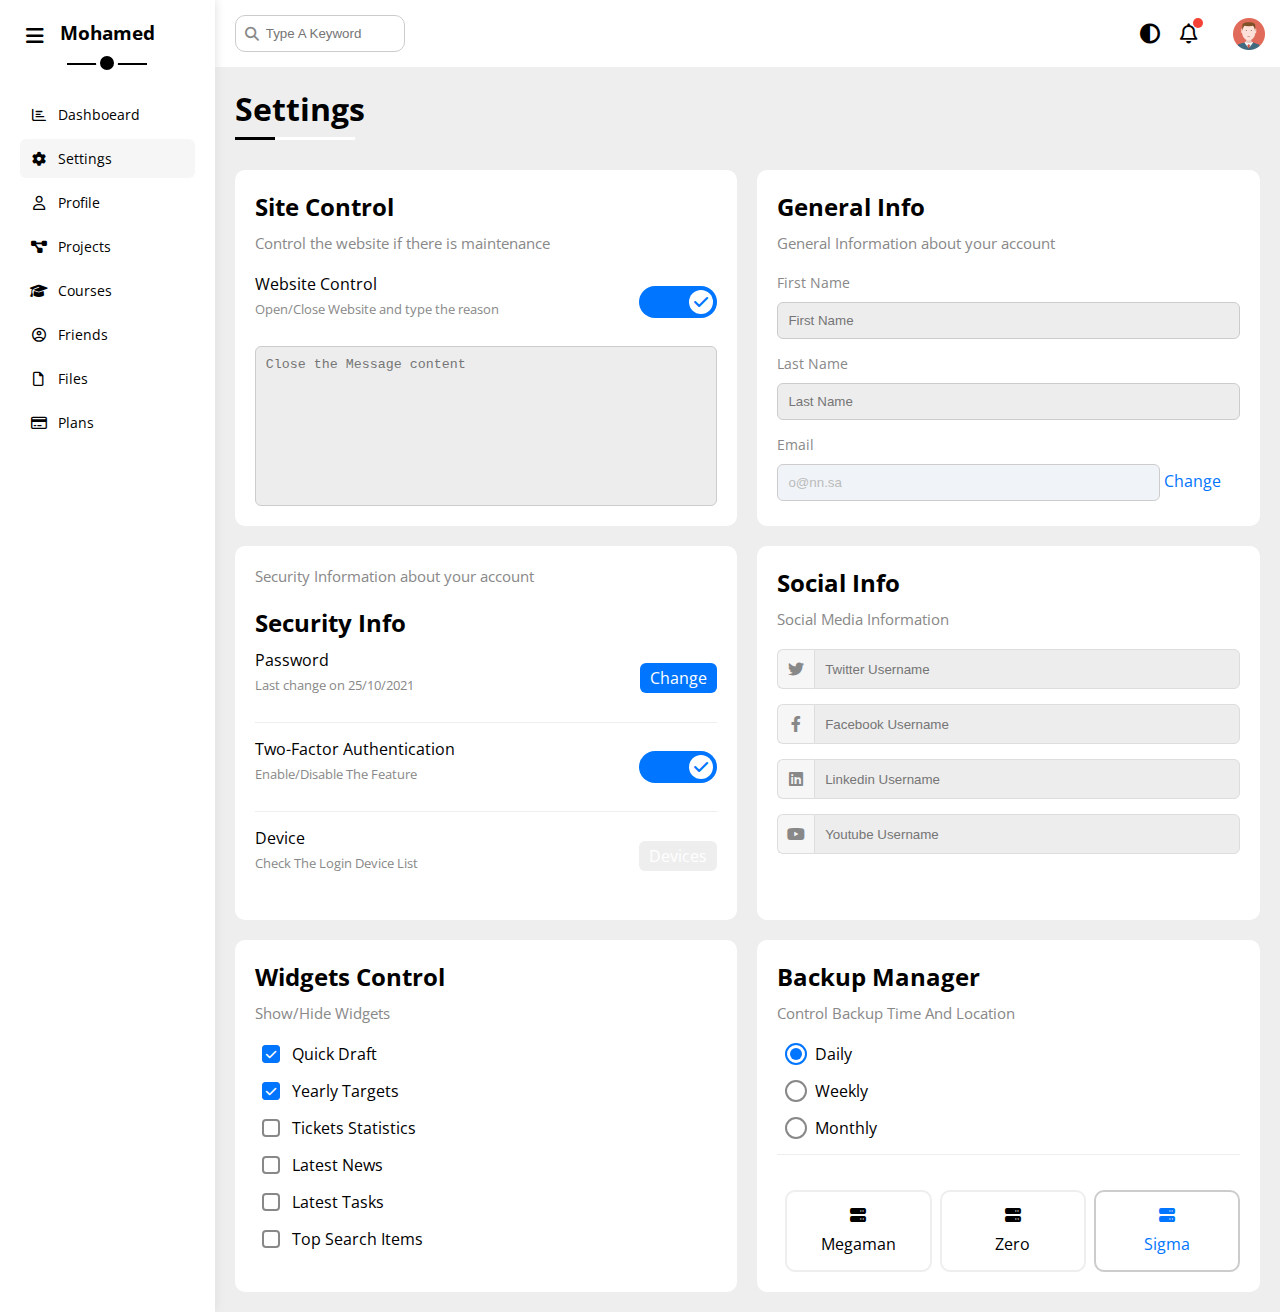
<file: settings.html>
<!DOCTYPE html>
<html lang="en">
<head>
    <meta charset="UTF-8">
    <meta http-equiv="X-UA-Compatible" content="IE=edge">
    <meta name="viewport" content="width=device-width, initial-scale=1.0">
    <link rel="stylesheet" href="css/all.min.css">
    <link rel="stylesheet" href="css/framework.css">
    <link rel="stylesheet" href="css/master.css">
    <title>Settings</title>
    <link rel="preconnect" href="https://fonts.googleapis.com">
    <link rel="preconnect" href="https://fonts.gstatic.com" crossorigin>
    <link href="https://fonts.googleapis.com/css2?family=Open+Sans:wght@300;400;700&family=Poppins&family=Roboto:wght@100;300;400&family=Trykker&display=swap" rel="stylesheet">
    <link rel="stylesheet" href="css/animation.css">
</head>
<body>
    <div class="loader">
        <div class="lds-ripple"><div></div><div></div></div>
        <h3>Loading...</h3>
    </div>
    <div class="page d-flex">
        <div class="sidebar bg-white p-20 p-relative">
            <i class="fas fa-bars baricon"></i>
            <h3 class="p-relative txt-c mt-0">Mohamed
                <span class="bef"></span>
                <span class="aft"></span>
            </h3>
            <ul>
                <li>
                    <a class="d-flex align-center fs-14 c-black rad-6 p-10" href="index.html">
                        <i class="fa-regular fa-chart-bar fa-fw"></i>
                        <span class="hide-mobile">Dashboeard</span>
                    </a>
                </li>
                <li>
                    <a class=" active d-flex align-center fs-14 c-black rad-6 p-10" href="settings.html">
                        <i class="fa-solid fa-gear fa-fw"></i>
                        <span>Settings</span>
                    </a>
                </li>
                <li>
                    <a class=" d-flex align-center fs-14 c-black rad-6 p-10" href="profile.html">
                        <i class="fa-regular fa-user fa-fw"></i>
                        <span>Profile</span>
                    </a>
                </li>
                <li>
                    <a class=" d-flex align-center fs-14 c-black rad-6 p-10" href="projects.html">
                        <i class="fa-solid fa-diagram-project fa-fw"></i>
                        <span>Projects</span>
                    </a>
                </li>
                <li>
                    <a class=" d-flex align-center fs-14 c-black rad-6 p-10" href="courses.html">
                        <i class="fa-solid fa-graduation-cap fa-fw"></i>
                        <span>Courses</span>
                    </a>
                </li>
                <li>
                    <a class=" d-flex align-center fs-14 c-black rad-6 p-10" href="friends.html">
                        <i class="fa-regular fa-circle-user fa-fw"></i>
                        <span>Friends</span>
                    </a>
                </li>
                <li>
                    <a class=" d-flex align-center fs-14 c-black rad-6 p-10" href="files.html">
                        <i class="fa-regular fa-file fa-fw"></i>
                        <span>Files</span>
                    </a>
                </li>
                <li>
                    <a class=" d-flex align-center fs-14 c-black rad-6 p-10" href="plans.html">
                        <i class="fa-regular fa-credit-card fa-fw"></i>
                        <span>Plans</span>
                    </a>
                </li>
            </ul>
        </div>
        <div class="content w-full">
            <!-- Start Head -->
            <div class="head bg-white p-15 between-flex">
                <div class="search p-relative">
                    <input class="p-10" type="search" placeholder="Type A Keyword">
                </div>
                <div class="icons d-flex align-center">
                    <i id="ico" class="fas fa-adjust"></i>
                    <span class="notification p-relative">
                        <i class="fa-regular fa-bell fa-lg"></i>
                    </span>
                    <img src="images/avatar.png" alt="">
                </div>
            </div>
            <!-- End Head -->
            <h1 class="p-relative heading">Settings</h1>
            <div class="settings-page m-20 d-grid gap-20">
                <!-- Start Settings box -->
                <div class="p-20 bg-white rad-10">
                    <h2 class="mt-0 mb-10">Site Control</h2>
                    <p class="mt-0 mb-20 c-grey fs-15">Control the website if there is maintenance</p>
                    <div class="mb-15 between-flex">
                        <div>
                            <span>Website Control</span>
                            <p class="c-grey mt-5 mb-0 fs-13">Open/Close Website and type the reason</p>
                        </div>
                        <div>
                            <label>
                                <input class="toggle-checkbox" type="checkbox" checked>
                                <div class="toggle-switch"></div>
                            </label>
                        </div>
                    </div>
                    <textarea class="close-message p-10 rad-6 d-block w-full" placeholder="Close the Message content"></textarea>
                </div>
                <!-- End Settings box -->
                <!-- Start Settings box -->
                <div class="p-20 bg-white rad-10">
                                    <h2 class="mt-0 mb-10">General Info</h2>
                                    <p class="mt-0 mb-20 c-grey fs-15">General Information about your account</p>
                                    <div class="mb-15">
                                        <label class="fs-14 c-grey d-block mb-10" for="first">First Name</label>
                                        <input class="b-none border-ccc p-10 rad-6 d-block w-full" type="text" id="first" placeholder="First Name">
                                    </div>
                                    <div class="mb-15">
                                        <label class="fs-14 c-grey d-block mb-10" for="last">Last Name</label>
                                        <input class="b-none border-ccc p-10 rad-6 d-block w-full" type="text" id="last" placeholder="Last Name">
                                    </div>
                                    <div>
                                        <label class="fs-14 c-grey d-block mb-10" for="email">Email</label>
                                        <input class=" email b-none border-ccc p-10 rad-6 d-block w-full" type="email" id="email" placeholder="Email" disabled value="o@nn.sa">
                                        <a class="c-blue" href="#">Change</a>
                                    </div>
                </div>
                <!-- End Settings box -->
                <!-- Start Settings box -->
                <div class="p-20 bg-white rad-10">
                    <p class="mt-0 mb-20 c-grey fs-15">Security Information about your account</p>
                    <h2 class="mt-0 mb-10">Security Info</h2>
                    <div class="sec-box mb-15 between-flex">
                                        <div>
                                            <span>Password</span>
                                            <p class="c-grey mt-5 mb-0 fs-13">Last change on 25/10/2021</p>
                                        </div>
                                        <div>
                                            <a class="button bg-blue c-white btn-shape white" href="#">Change</a>
                                        </div>
                    </div>

                    <div class="sec-box mb-15 between-flex">
                                        <div>
                                            <span>Two-Factor Authentication</span>
                                            <p class="c-grey mt-5 mb-0 fs-13">Enable/Disable The Feature</p>
                                        </div>
                                        <div>
                                            <label>
                                                <input class="toggle-checkbox" type="checkbox" checked>
                                                <div class="toggle-switch"></div>
                                            </label>
                                        </div>
                    </div>
                    <div class="sec-box between-flex">
                                        <div>
                                            <span>Device</span>
                                            <p class="c-grey mt-5 mb-0 fs-13">Check The Login Device List</p>
                                        </div>
                                        <div>
                                            <a class=" bg-eee c-black btn-shape white" href="#">Devices</a>
                                        </div>
                    </div>
                </div>
                <!-- End Settings box -->
                <!-- Start Settings box -->
                <div class="social-boxes p-20 bg-white rad-10">
                    <h2 class="mt-0 mb-10">Social Info</h2>
                    <p class="mt-0 mb-20 c-grey fs-15">Social Media Information</p>
                    <div class="d-flex align-center mb-15">
                        <i class="fa-brands fa-twitter center-flex c-grey"></i>
                        <input class="w-full" type="text" placeholder="Twitter Username">
                    </div>
                    <div class="d-flex align-center mb-15">
                        <i class="fa-brands fa-facebook-f center-flex c-grey"></i>
                        <input class="w-full" type="text" placeholder="Facebook Username">
                    </div>
                    <div class="d-flex align-center mb-15">
                        <i class="fa-brands fa-linkedin center-flex c-grey"></i>
                        <input class="w-full" type="text" placeholder="Linkedin Username">
                    </div>
                    <div class="d-flex align-center">
                        <i class="fa-brands fa-youtube center-flex c-grey"></i>
                        <input class="w-full" type="text" placeholder="Youtube Username">
                    </div>
                </div>
                <!-- End Settings box -->
                <!-- Start Settings box -->
                <div class="widgets-control p-20 bg-white rad-10">
                    <h2 class="mt-0 mb-10">Widgets Control</h2>
                    <p class="mt-0 mb-20 c-grey fs-15">Show/Hide Widgets</p>
                    <div class="control d-flex align-center mb-15">
                        <input type="checkbox" id="one" checked>
                        <label for="one">Quick Draft</label>
                    </div>
                    <div class="control d-flex align-center mb-15">
                        <input type="checkbox" id="two" checked>
                        <label for="two">Yearly Targets</label>
                    </div>
                    <div class="control d-flex align-center mb-15">
                        <input type="checkbox" id="three">
                        <label for="three">Tickets Statistics</label>
                    </div>
                    <div class="control d-flex align-center mb-15">
                        <input type="checkbox" id="four">
                        <label for="four">Latest News</label>
                    </div>
                    <div class="control d-flex align-center mb-15">
                        <input type="checkbox" id="five">
                        <label for="five">Latest Tasks</label>
                    </div>

                    <div class="control d-flex align-center ">
                        <input type="checkbox" id="six">
                        <label for="six">Top Search Items</label>
                    </div>
                </div>
                <!-- End Settings box -->
                <div class="backup-control p-20 bg-white rad-10">
                    <h2 class="mt-0 mb-10">Backup Manager</h2>
                    <p class="mt-0 mb-20 c-grey fs-15">Control Backup Time And Location</p>
                    <div class="time d-flex align-center mb-15">
                        <input type="radio" name="time" id="daily" checked>
                        <label for="daily">Daily</label>
                    </div>
                    <div class="time d-flex align-center mb-15">
                        <input type="radio" name="time" id="weekly">
                        <label for="weekly">Weekly</label>
                    </div>
                    <div class="time d-flex align-center mb-15">
                        <input type="radio" name="time" id="monthly">
                        <label for="monthly">Monthly</label>
                    </div>
                    <div class="servers d-flex align-center txt-c">
                        <input type="radio" name="servers" id="server-one">
                        <div class="server mt-15 rad-10 w-full">
                            <label class="d-block m-15" for="server-one">
                                <i class="fa-solid fa-server d-block mb-10"></i>
                                Megaman
                            </label>
                        </div>
                        <input type="radio" name="servers" id="server-two">
                        <div class="server mt-15 rad-10 w-full">
                            <label class="d-block m-15" for="server-two">
                                <i class="fa-solid fa-server d-block mb-10"></i>
                                Zero
                            </label>
                        </div>
                        <input type="radio" name="servers" id="server-three" checked>
                        <div class="server mt-15 rad-10 w-full">
                            <label class="d-block m-15" for="server-three">
                                <i class="fa-solid fa-server d-block mb-10"></i>
                                Sigma
                            </label>
                        </div>
                    </div>
                </div>
                <!-- End Settings box -->
            </div>
        </div>
    </div>
    <script src="js/index.js"></script>
</body>
</html>
</file>
<file: css/framework.css>
:root {
    --blue-color: #0075ff;
    --blue-alt-color: #0d69d5;
    --orange-color: #f59e0b;
    --green-color: #22c55e;
    --red-color: #f44336;
    --grey-color: #888;
}
/* Start-Box */
.d-flex {
    display: flex;
}
.align-center {
    align-items: center;
}
.space-between {
    justify-content: space-between;
}
.d-grid {
    display: grid;
}
.gap-20 {
    gap: 20px;
}
.d-block {
    display: block;
}
.f-wrap {
    flex-wrap: wrap;
}
@media (max-width:767px) {
    .block-mobile {
        display: block;
    }
}
/* End-Box */
/* Start Color */
.bg-white {
    background-color: white;
}
.bg-eee {
    background-color: #eee;
}
.bg-blue {
    background-color: var(--blue-color);
}
.bg-orange {
    background-color: var(--orange-color);
}
.bg-green {
    background-color: var(--green-color);
}
.bg-red {
    background-color: var(--red-color);
}
.c-black {
    color: black;
}
.c-grey {
    color: var(--grey-color);
}
.c-red {
    color: var(--red-color);
}
.c-green {
    color: var(--green-color);
}
.c-white {
    color: white;
}
.c-blue {
    color: var(--blue-color);
}
.c-orange {
    color: var(--orange-color);
}
/* End Color */
/* Sart Module */
.p-10 {
    padding: 10px;
}
.p-15 {
    padding: 15px;
}
.p-20 {
    padding: 20px;
}
.pt-10 {
    padding-top: 10px;
}
.pt-15 {
    padding-top: 15px;
}
.pt-20 {
    padding-top: 20px;
}
.pl-15 {
    padding-left: 15px;
}
.pb-10 {
    padding-bottom: 10px;
}
.pb-15 {
    padding-bottom: 15px;
}
.pb-20 {
    padding-bottom: 20px;

}
.m-0 {
    margin: 0;
}
.m-15 {
    margin: 15px;
}
.m-20 {
    margin: 20px;
}
.mt-0 {
    margin-top: 0;
}
.mt-5 {
    margin-top: 5px;
}
.mt-10 {
    margin-top: 10px;
}
.mt-15 {
    margin-top: 15px;
}
.mt-20 {
    margin-top: 20px;
}
.mt-25 {
    margin-top: 25px;
}
.mr-10 {
    margin-right: 10px;
}
.mr-15 {
    margin-right: 15px;
}
.mb-5 {
    margin-bottom: 5px;
}
.mb-10 {
    margin-bottom: 10px;
}
.mb-15 {
    margin-bottom: 15px;
}
.mb-20 {
    margin-bottom: 20px;
}
.mb-25 {
    margin-bottom: 25px;
}
.w-100 {
    width: 100px;
}
.h-100 {
    height: 100px;
}
.w-full {
    width: 100%;
}
.h-full {
    height: 100%;
}
/* End Module */
/* Sart Position */
.p-relative {
    position: relative;
}
.p-absolute {
    position: absolute;
}
/* End Position */
/* Sart Font */
.txt-c {
    text-align: center;
}
.fs-13 {
    font-size: 13px;
}
.fs-14 {
    font-size: 14px;
}
.fs-15 {
    font-size: 15px;
}
.fs-25 {
    font-size: 25px;
}
.fw-bold {
    font-weight: bold;
}
.w-fit {
    width: fit-content;
}
@media (max-width:767px) {
    .txt-c-mobile {
        text-align: center;
    }
}
/* End Font */
/* Sart border */
.b-none {
    border: none;
}
.border-ccc {
    border: 1px solid #ccc;
}
.border-eee {
    border: 1px solid #eee;
}
.rad-6 {
    border-radius: 6px;
}
.rad-10 {
    border-radius: 10px;
}
.rad-half {
    border-radius: 50%;
}
/* End border */
@media (max-width:767px) {
    .hide-mobile {
        display: none;
    }
}
/* Staert Components */
.center-flex {
    display: flex;
    align-items: center;
    justify-content: center;
}
.between-flex {
    display: flex;
    align-items: center;
    justify-content: space-between;
}
.btn-shape {
    padding: 4px 10px;
    border-radius: 6px;
}
/* End Components */
</file>
<file: css/master.css>
:root {
    --blue-color: #0075ff;
    --blue-alt-color: #0d69d5;
    --orange-color: #f59e0b;
    --green-color: #22c55e;
    --red-color: #f44336;
    --grey-color: #888;
    --body-color: #eee;
    --bg-color: #fff;
    --black-color: #000;
    --hover-color: #f9f9f9;
    --some-black: #000;
}
* {
    box-sizing: border-box;
}
body {
    background-color: var(--body-color);
    font-family: Open Sans, sans-serif;
    margin: 0;
}
textarea,input[type="text"] {
    background-color: #ededed !important;
}
.loader  {
    background-color: var(--bg-color) !important;
}
.lds-ripple div {
    border: 4px solid var(--blue-color) !important;
}
.loader h3 {
    color: var(--blue-color) !important;
}
.white {
    color: #fff !important;
}
/* *:focus {
    outline: none;
} */
a {
    text-decoration: none;
}
ul {
    list-style: none;
    padding: 0;
}
::-webkit-scrollbar {
    width: 15px;
}
::-webkit-scrollbar-track {
    background-color: white;
}
::-webkit-scrollbar-thumb {
    background-color: var(--blue-color);
}
::-webkit-scrollbar-thumb:hover {
    background-color: var(--blue-alt-color);
}
.page {
    min-height: 100vh;
}
/* Start sidebar */
.sidebar {
    width: 250px;
    box-shadow: 0 0 10px #ddd;
    transition: 0.6s;
}
.sidebar .baricon {
    position: absolute;
    left: 22px;
    top: 24px;
    font-size: 20px;
    padding: 2px 4px;
    cursor: pointer;
    z-index: 2;
    transition: 0.3s;
}
.sidebar .baricon:hover {
    color: var(--black-color);
}
.sidebar > h3 {
    margin-bottom: 50px;
}
.sidebar > h3 span {
    content: "";
    background-color: var(--black-color);
    position: absolute;
    transform: translateX(-50%);
    left: 50%;
}
.sidebar > h3 .bef {
    content: "b";
    font-size: 0;
    width: 80px;
    height: 2px;
    bottom: -20px;
}
.sidebar > h3 .aft {
    content: "a";
    font-size: 0;
    bottom: -29px;
    width: 22px;
    height: 22px;
    border-radius: 50%;
    border: 4px solid white;
}
.sidebar ul {
    margin-top: 30px;
}
.sidebar ul li a {
    transition: 0.3s;
    margin-bottom: 5px;
    color: var(--black-color);
}
.sidebar ul li a:hover,
.sidebar ul li a.active {
    background-color: #f6f6f6;
}
.sidebar ul li a span {
    font-size: 14px;
    margin-left: 10px;
}
.bartog {
    width: 70px;
    padding: 10px;
}
.headtog {
    font-size: 11px;
    margin-bottom: 15px !important;
    transform: translate(-4px, -5px);
}
.listtog {
    display: flex;
    justify-content: center;
}
.spantog {
    display: none;
}
@media (max-width:767px) {
    .sidebar {
    width: 70px;
    padding: 10px;
    }
    .sidebar > h3 {
        font-size: 11px;
        margin-bottom: 15px;
        transform: translate(-5px, -5px);
    }
    .sidebar > h3 span{
        display: none;
    }
    .sidebar ul li a {
        display: flex;
        justify-content: center;
    }
    .sidebar ul li a span {
        display: none;
    }
}
.btn-shape {
    color: var(--black-color);
}

.bg-white {
    background-color: var(--bg-color);
}
.lchange {
    color: var(--blue-color);
    transition: 0.4s;
}
.change-all {
    --blue-color: #0077b5;
    --bg-color: #1a1a1a;
    --body-color: #313131;
    --grey-color: #ddd;
    --hover-color:#9999;
    --some-black: #fff;
    --black-color: #0077b5;
    color: #fff;
    transition: 0.4s;
}
/* End sidebar */
/* Start Content  */
.content {
    overflow: hidden;
}

.head .search::before {
    top: 50%;
    font-family: var(--fa-style-family-classic);
    content: "\f002";
    font-weight: 900;
    position: absolute;
    left: 15px;
    transform: translateY(-50%);
    font-size: 14px;
    color: var(--grey-color);
}
.head .search input {
    border: 1px solid #ccc;
    border-radius: 10px;
    margin-left: 5px;
    padding-left: 30px;
    width: 170px;
    transition:  0.3s;
}
.head .search input:focus {
    outline-color: #ddd;
    width: 200px;
}
.head .search input:focus::placeholder {
opacity: 0;
}
.head .icons .notification::before {
    content: "";
    position: absolute;
    width: 10px;
    height: 10px;
    background-color: var(--red-color);
    border-radius: 50%;
    right: -5px;
    top: -5px;
}
.head .icons {
    gap: 20px;
}
@media(max-width:767px) {
    .head .icons {
        gap: 5px;
        margin-left: 5px;
    }
}
.head .icons #ico {
    font-size: 20px;
    cursor: pointer;
    transition: 0.4s;
}
.head .icons img {
    width: 32px;
    height: 32px;
    margin-left: 15px;
}
.page{
    min-height: 100vh;
}
.page h1 {
    margin: 20px 20px 40px;
}
.page h1::before,
.page h1::after {
    content: "";
    height: 3px;
    position: absolute;
    bottom: -10px;
    left: 0;
}
.page h1::before {
    background-color: white;
    width: 120px;
}
.page h1::after {
    background-color: var(--black-color);
    width: var(--after-width,40px);
    transition: 0.4s;
}
.page h1:hover::after {
    width: 120px;
}/*when you do js make the width increase with scrolling*/
.wrapper {
    grid-template-columns: repeat(auto-fill, minmax(450px, 1fr));
    margin-left: 20px;
    margin-right: 20px;
}
.wrapper a, .wrapper .save {
    color: #fff;
}
@media(max-width: 767px) {
    .wrapper {
        grid-template-columns: minmax(200px, 1fr);
        margin-left: 10px;
        margin-right: 10px;
        gap: 10px;
    }
}
/* End Content  */
/* Start Welcome */
.welcome {
    overflow: hidden;
}
.welcome .intro {
    background-color: #9999;
}
.welcome .intro img {
    width: 200px;
    margin-bottom: -10px;
}
.welcome .avatar {
    width: 64px;
    height: 64px;
    border: 2px solid white;
    border-radius: 50%;
    padding: 3px;
    box-shadow: 0 0 5px #ddd;
    margin-left: 20px;
    margin-top: -32px;
}
.welcome .body {
    border-top: 1px solid #eee;
    border-bottom: 1px solid #eee;
}
.welcome .body > div {
    flex: 1;
}
.welcome .visit {
    margin: 0 15px 15px auto;
    transition: 0.3s;
}
.welcome .visit:hover {
    background-color: var(--blue-alt-color);
}
@media (max-width: 767px) {
    .welcome  .intro {
        padding-bottom: 30px;
    }
    .welcome .avatar {
        margin-left: 0;
    }
    .welcome .body > div:not(:last-child) {
        margin-bottom: 20px;
    }

}
/* End Wekcome */
/* Start draft */
.quick-draft textarea {
    resize: none;
    min-height: 180px;
}
.quick-draft .save {
    margin-left: auto;
    transition: 0.3s;
    cursor: pointer;
}
.quick-draft .save:hover {
    background-color: var(--blue-alt-color);
}
/* End draft */
/* Start Targets */
.targets .target-row .icon {
    width: 80px;
    height: 80px;
    margin-right: 15px;
}
.spant,.prospan {
    transition: 1.5s;
}
.targets .details {
    flex: 1;
}
.targets .details .progress {
    height: 4px;
}
.targets .details .progress > span {
    position: absolute;
    left: 0;
    top: 0;
    height: 100%;
}
.targets .details .progress > span span {
    position: absolute;
    bottom: 16px;
    right: -16px;
    color: white;
    padding: 2px 5px;
    border-radius: 6px;
    font-size: 12px;
}
.targets .details .progress > span span::after {
    content: "";
    border-color: transparent;
    border-width: 5px;
    border-style: solid;
    position: absolute;
    bottom: -10px;
    left: 50%;
    transform: translateX(-50%);
}
.targets .details .progress > .blue span::after {
    border-top-color: var(--blue-color);
}
.targets .details .progress > .orange span::after {
    border-top-color: var(--orange-color);
}
.targets .details .progress > .green span::after {
    border-top-color: var(--green-color);
}
.blue .icon,
.blue .progress {
    background-color: rgb(0 117 255 / 20%);
}
.orange .icon,
.orange .progress {
    background-color: rgb(245 158 11 / 20%);
}
.green .icon,
.green .progress {
    background-color: rgb(34 197 94 / 20%);
}
/* End Targests */
/* Start Tickets */
.tickets .box {
    border: 1px solid #ccc;
    width: calc(50% - 10px);
}
.tickets .box span {
    color: var(--some-black);
}
@media (max-width:767px) {
    .tickets .box  {
        width: 100%;
    }
}
/* End Tickets */
/* Start Latest News */
.latest-news .news-row:not(:last-of-type) {
    margin-bottom: 20px;
    padding-bottom: 20px;
    border-bottom: 1px solid #eee;
}
.latest-news .news-row img {
    width: 120px;
    border-radius: 6px;
    margin-right: 15px;
}
.latest-news .info {
    flex-grow: 1;
}
.latest-news .info h3 {
    margin: 0 0 6px;
    font-size: 16px;
}
@media (max-width:767px) {
    .latest-news .news-row {
        display: block;
    }
    .latest-news .news-row .label {
        margin: 10px auto;
        width: fit-content;
    }
}
/* End Latest News */
/* Start Tasks */
.tasks .task-row:not(:last-of-type) {
    margin-bottom: 15px;
    padding-bottom: 15px;
    border-bottom: 1px solid #eee;
}
.tasks .info {
    flex-grow: 1;
}
.tasks  .done {
    opacity: 0.3;
}
.tasks  .done h3,
.tasks .done p {
    text-decoration: line-through;
}
.tasks .rstr {
   display: flex;
   justify-content: flex-end;
}
.tasks i {
    cursor: pointer;
    transition: 0.3s;
}
.tasks .delete:hover {
    color: var(--red-color);
}
.tasks .rstr:hover {
    color: var(--blue-color);
}
/* End Tasks */
/* Start Latest Uploads */
.latest-uploads ul li:not(:last-child) {
    border-bottom: 1px solid #eee;
}
.latest-uploads ul li img {
    width: 40px;
    height: 40px;
}
/* End Latest Uploads  */
/* Start Last Project */
.last-project ul::before {
    content: "";
    position: absolute;
    left: 11px;
    width: 2px;
    height: 100%;
    background-color: var(--blue-color);
}
.last-project ul li::before {
    content: "";
    width: 20px;
    height: 20px;
    display: block;
    border-radius: 50%;
    background-color: white;
    border: 2px solid white;
    outline: 2px solid var(--blue-color);
    margin-right: 15px;
    z-index: 1;
}
.last-project ul li.done::before {
    content: "";
    background-color: var(--blue-color);
}
.last-project ul li.current::before {
    animation: change-color 0.8s infinite alternate;
}
.last-project .launch-icon {
    position: absolute;
    width: 160px;
    right: 0;
    bottom: 0;
    opacity: 0.3;
}
/* End Last Project */
/* Start Reminders */
.reminders ul li .key {
    width: 15px;
    height: 15px;
}
.reminders ul li > .blue {
    border-left: 2px solid var(--blue-color);
}
.reminders ul li > .green {
    border-left: 2px solid var(--green-color);
}
.reminders ul li > .orange {
    border-left: 2px solid var(--orange-color);
}
.reminders ul li > .red {
    border-left: 2px solid var(--red-color);
}
/* End Reminders */
/* Start Latest Post */
.latest-post .avatar {
    width: 48px;
    height: 48px;
}
.latest-post .post-content {
    text-transform: capitalize;
    line-height: 1.8;
    border-top: 1px solid #eee;
    border-bottom: 1px solid #eee;
    min-height: 140px;
}
/* End Latest Post */
/* Start Socail Media */
.social-media .box {
    padding-left: 70px;
}
.social-media .box i {
    position: absolute;
    left: 0;
    top: 0;
    width: 52px;
    transition: 0.4s;
}
.social-media .box i:hover {
    transform: rotate(5deg);
}
.social-media .twitter {
    background-color: rgb(29 161 242 / 20%);
    color: #1da1f2;
}
.social-media a {
    color: #fff;
}
.social-media .twitter i,
.social-media .twitter a {
    background-color: #1da1f2;;
}
.social-media .facebook {
    background-color: rgb(24 119 242 / 20%);
    color: #1877f2;
}
.social-media .facebook i,
.social-media .facebook a {
    background-color: #1877f2;
}
.social-media .youtube {
    background-color: rgb(255 0 0 / 20%);
    color: #ff0000;
}
.social-media .youtube i,
.social-media .youtube a {
    background-color: #ff0000;
}
.social-media .linkedin {
    background-color: rgb(0 119 181 / 20%);
    color: #0077b5;
}
.social-media .linkedin i,
.social-media .linkedin a {
    background-color: #0077b5;
}
/* End Social Media */
/* Start Projects Tabele */
.projects .responsive-table {
    overflow-x: auto;
}
.projects table {
    min-width: 1000px;
    border-spacing: 0;
}
.projects thead td {
    background-color: #eee;
    font-weight: bold;
    color: var(--black-color);
}
.projects table td {
    padding: 15px;
}
.projects tbody td {
    border-bottom: 1px solid #eee;
    border-left: 1px solid #eee;
    transition: 0.3s;
}
.projects table tbody td:last-child {
    border-right: 1px solid #eee;
}
.projects table tbody tr:hover td:last-child {
    background-color: #faf7f7;
}
.projects table tbody span {
    color: #fff;
}
.projects table img {
    width: 32px;
    height: 32px;
    border-radius: 50%;
    padding: 2px;
    background-color: white;
}
.projects table img:not(:first-child) {
    margin-left: -20px;
}
/* End Projects Table */

/* Start Settings */
.settings-page {
    grid-template-columns: repeat(auto-fill,minmax(500px, 1fr));
}
@media(max-width:767px) {
    .settings-page {
        grid-template-columns: minmax(100px, 1fr);
        margin-left: 10px;
        margin-right: 10px;
        gap: 10px;
    }
}
.settings-page .close-message {
    border: 1px solid #ccc;
    resize: none;
    min-height: 160px;
}
.settings-page .email {
    display: inline-flex; /*to make it beside the link (change)*/
    width: calc(100% - 80px);
}
.settings-page .sec-box {
    padding-bottom: 15px;
}
.settings-page .sec-box:not(:last-of-type) {
    border-bottom: 1px solid #eee;
}
.settings-page .sec-box .button {
    transition: 0.3s;
}
.settings-page .sec-box .button:hover {
    background-color: var(--blue-alt-color);
}
.settings-page .social-boxes i {
    background-color: #f6f6f6;
    width: 40px;
    height: 40px;
    border: 1px solid #ddd;
    border-right: none;
    border-radius: 6px 0 0 6px;
    transition: 0.3s;
}
.settings-page .social-boxes input {
    height: 40px;
    background-color: #f6f6f6;
    border: 1px solid #ddd;
    padding-left: 10px;
    border-radius: 0 6px 6px 0;
    outline: none;
}
.settings-page .social-boxes > div:focus-within i {
    color: #000;
}
.widgets-control .control input[type="checkbox"] {
    -webkit-appearance: none;
    appearance: none;
}
.widgets-control .control label {
    padding-left: 30px;
    cursor: pointer;
    position: relative;
}
.widgets-control .control label::before {
    content: "";
    position: absolute;
    left: 0;
    top: 50%;
    width: 14px;
    height: 14px;
    border: 2px solid var(--grey-color);
    margin-top: -9px; /*note that we made margin-top: -9px; not margin-bottom:9px; for decreasing the size of before*/
    border-radius: 4px;
}
.widgets-control .control label:hover::before {
    border-color: var(--blue-alt-color);
}
.widgets-control .control label::after {
    font-family: var(--fa-style-family-classic);
    content: "\f00c";
    font-weight: 900;
    position: absolute;
    left: 0;
    top: 50%;
    margin-top: -9px;
    background-color: var(--blue-color);
    color: white;
    font-size: 12px;
    width: 18px;
    height: 18px;
    display: flex;
    justify-content: center;
    align-items: center;
    transform: scale(0) rotate(360deg);
    transition: 0.3s;
    border-radius: 4px;
}
.widgets-control .control input[type="checkbox"]:checked + label::after {
    transform: scale(1);
}
.backup-control  input[type="radio"] {
    -webkit-appearance: none;
    appearance: none;
}
.backup-control .time label {
    padding-left: 30px;
    cursor: pointer;
    position: relative;
}
.backup-control .time label::before {
    content: "";
    position: absolute;
    top: 50%;
    left: 0;
    margin-top: -11px;
    width: 18px;
    height: 18px;
    border: 2px solid var(--grey-color);
    border-radius: 50%;
}
.backup-control .time label::after {
    content: "";
    position: absolute;
    left: 5px;
    top: 5px;
    width: 12px;
    height: 12px;
    background-color: var(--blue-color);
    border-radius: 50%;
    transition: 0.3s;
    transform: scale(0);
}
.backup-control .time input[type="radio"]:checked + label::before {
    border-color: var(--blue-color);
}
.backup-control .time input[type="radio"]:checked + label::after {
    transform: scale(1);
}
.backup-control .servers {
    border-top: 1px solid #eee;
    padding-top: 20px;

}
@media(max-width:767px) {
    .backup-control .servers {
        flex-wrap: wrap;
    }
}
.backup-control .servers .server {
    border: 2px solid #eee;
    position: relative;
}
.backup-control .servers .server label {
    cursor: pointer;
}
.backup-control .servers input[type="radio"]:checked + .server {
    border-color:#ccc;
    color: var(--blue-color);
}
.toggle-checkbox {
    -webkit-appearance: none;
    appearance: none;
    display: none;
}
.toggle-switch {
    background-color: #ccc;
    width: 78px;
    height: 32px;
    border-radius: 16px;
    position: relative;
    transition: 0.3s;
    cursor: pointer;
}
.toggle-switch::before {
    font-family: var(--fa-style-family-classic);
    content: "\f00d";
    font-weight: 900;
    background-color: white;
    width: 24px;
    height: 24px;
    position: absolute;
    border-radius: 50%;
    top: 4px;
    left: 4px;
    display: flex;
    justify-content: center;
    align-items: center;
    color: #aaa;
    transition: 0.3s;
}
.toggle-checkbox:checked + .toggle-switch {
    background-color: var(--blue-color);
}
.toggle-checkbox:checked + .toggle-switch::before {
    content: "\f00c";
    left: 50px;
    color: var(--blue-color);
}
.settings-page :disabled {
    cursor: no-drop;
    background-color: #f0f4f8;
    color: #bbb;
}
/* End Settings */
/* Start profile */
@media(max-width:767px) {
    .profile-page .overview {
        flex-direction: column;
    }
}
.profile-page .avatar-box {
    width: 300px;
    text-align: center;
    padding: 20px;
}
@media (min-width:767px) {
    .profile-page .avatar-box {
        border-right: 1px solid #eee;
    }
}
.profile-page .avatar-box > img {
    width: 120px;
    height: 120px;
}
.profile-page .avatar-box .level {
    height: 6px;
    overflow: hidden;
    margin: auto;
    width: 70%;
}
.profile-page .avatar-box .level span {
    position: absolute;
    left: 0%;
    top: 0;
    height: 100%;
    background-color: var(--blue-color);
    border-radius: 6px;
    transition: 1.5s;
}
.profile-page .info-box .box {
    flex-wrap: wrap;
    border-bottom: 1px solid #eee;
    transition: 0.3s;
}
.profile-page .info-box .box:hover {
    background-color: var(--hover-color);
}
.profile-page .info-box .box > div {
    min-width: 200px;
    padding: 10px 0 0;
}
@media(max-width:767px) {
    .profile-page .info-box .box {
        justify-content: center;
        text-align: center;
    }
    .profile-page .info-box .box > div {
        min-width: 120px;
    }
    .profile-page .info-box .box .toggle-switch {
        height: 28px;
        margin-left: 13px;
    }
    .profile-page .info-box .box .toggle-switch::before {
        top:2px;
    }
}
.profile-page .info-box h4 {
    font-weight: normal;
}
/* End profile */
/* Start Projects */
.projects-page {
    grid-template-columns: repeat(auto-fill,minmax(450px, 1fr));
}
@media(max-width:767px) {
    .projects-page {
        grid-template-columns: minmax(200px, 1fr);
        margin-left: 10px;
        margin-right: 10px;
        gap: 10px;
    }
}
.projects-page .date {
    position: absolute;
    right: 10px;
    top: 10px;
}
.projects-page .project h4 {
    font-weight: normal;
}
.projects-page .project .team {
    position: relative;
    min-height: 80px;
}
.projects-page .project .team a {
    position: absolute;
    left: 0;
    bottom: 0;
}
.projects-page .project .team a:nth-child(2) {
    left: 25px;
}
.projects-page .project .team a:nth-child(3) {
    left: 50px;
}
.projects-page .project .team a:nth-child(4) {
    left: 75px;
}
.projects-page .project .team a:nth-child(5) {
    left: 100px;
}
.projects-page .project .team a:hover {
    z-index: 1000;
}
.projects-page .project .team a img {
    width: 40px;
    height: 40px;
    border-radius: 50%;
    border: 2px solid white;
}
.projects-page .project .techs {
    justify-content: flex-end;
    border-top: 1px solid #eee;
    padding-top: 15px;
    margin-top: 15px;
    color: var(--black-color);
}
@media(max-width:767px) {
    .projects-page .project .techs {
        flex-direction: column;
    }
}
.projects-page .project .techs span {
    padding: 3px 8px;
    margin-left: 5px;
    width: fit-content;
}
@media(max-width:767px) {
    .projects-page .project .techs span:not(:last-child) {
        margin-bottom: 15px;
    }
}
.projects-page .project  .info {
    border-top: 1px solid #eee;
    margin-top: 15px;
    padding-top: 15px;
}
@media(max-width:767px) {
    .projects-page .project  .info {
        flex-direction: column;
    }
}
.projects-page .project .prog {
    height: 8px;
    width: 280px;
    position: relative;
    border-radius: 6px;
}
@media(max-width:767px) {
    .projects-page .project .prog {
        margin-bottom: 15px;
    }
}
.projects-page .project .prog span {
    position: absolute;
    left: 0;
    top: 0;
    height: 100%;
    border-radius: 6px;
}
/* End Projects */
/* Start Courses */
.courses-page {
    grid-template-columns: repeat(auto-fill,minmax(300px, 1fr));
}
@media(max-width:767px) {
    .courses-page {
        grid-template-columns: minmax(200px, 1fr);
        margin-left: 10px;
        margin-right: 10px;
        gap: 10px;
    }
}
.courses-page .course {
    overflow: hidden;
}
.courses-page .course .cover {
    max-width: 100%;
}
.courses-page .course .instructor {
    position: absolute;
    width: 64px;
    height: 64px;
    border-radius: 50%;
    top: 20px;
    left: 20px;
    border: 2px solid white;
}
.courses-page .course .description {
    line-height: 1.6;
}
.courses-page .course .info {
    border-top: 1px solid #eee;
    font-size: 13px;
}
.courses-page .course .info .title {
    position: absolute;
    left: 50%;
    transform: translateX(-50%);
    font-size: 12px;
    top: -12.5px;
}

/* End Courses */
/* Start Friends */
.friends-page {
    grid-template-columns: repeat(auto-fill,minmax(300px, 1fr));
}
@media(max-width:767px) {
    .friends-page {
        grid-template-columns: minmax(200px, 1fr);
        margin-left: 10px;
        margin-right: 10px;
        gap: 10px;
    }
    .friends-page a {
        padding: 3px 7px;
    }
}
.friends-page .contact {
    position: absolute;
    left: 10px;
    top: 10px;
}
.friends-page .contact i {
    background-color: #eee;
    padding: 10px;
    border-radius: 50%;
    color: #666;
    font-size: 13px;
    cursor: pointer;
    transition: 0.3s;
}
.friends-page .contact i:hover {
    background-color: var(--blue-color);
    color: white;
}
.friends-page .friend .icons {
    border-top: 1px solid #eee;
    border-bottom: 1px solid #eee;
    margin-top: 10px;
    margin-bottom: 15px;
    padding-top: 15px;
    padding-bottom: 15px;
}
.friends-page .friend .icons i {
    margin-right: 5px;
}
.friends-page .info a {
    color: #fff;
}
.friends-page .friend .vip {
    position: absolute;
    right: 0;
    top: 50%;
    transform: translateY(-50%);
    font-size: 40px;
    opacity: 0.2;
}
/* End Friends */
/* Start Files */
.files-page {
    flex-direction: row-reverse;
}
@media(max-width:767px) {
    .files-page {
        flex-direction: column;
        align-items: normal;
    }
}
.files-page .files-stats {
    min-width: 260px;
    height: fit-content;
}
.files-page .files-stats .icon {
    width:40px;
    height: 40px;
    margin-right: 10px;
}
.files-page .files-stats .size {
    margin-left: auto;
}
.files-page .files-stats .blue {
    background-color: rgb(0 117 255 / 20%);
}
.files-page .files-stats .green {
    background-color: rgb(34 197 94 / 20%);
}
.files-page .files-stats .red {
    background-color: rgb(244 67 54 / 20%);
}
.files-page .files-stats .orange {
    background-color: rgb(245 158 11 / 20%);
}
.files-page .files-stats .upload {
    margin: 15px auto 0;
    padding: 10px 15px;
    transition: 0.3s;
}
.files-page .files-stats .upload:hover {
    background-color: var(--blue-alt-color);
}
.files-page .files-stats .upload:hover i {
    animation: go-up 0.8s infinite;
}
.files-page .files-content {
    flex: 1;
    grid-template-columns: repeat(auto-fill,minmax(200px, 1fr));
}
.files-page .files-content img {
    width: 64px;
    height: 64px;
    transition: 0.3s;
}
.files-page .files-content .file {
    height: fit-content;
}
.files-page .files-content .file:hover img {
    transform: rotate(5deg);
}
.files-page .files-content .info {
    border-top: 1px solid #eee;
}
/* End Files */
/* Start Plans */
.plans-page {
    grid-template-columns: repeat(auto-fill,minmax(400px, 1fr));
}
@media(max-width:767px) {
    .plans-page {
        grid-template-columns: minmax(250px, 1fr);
        margin-left: 10px;
        margin-right: 10px;
        gap: 10px;
    }
}
.plans-page .plan .top {
    border: 3px solid white;
    outline: 3px solid transparent;
}
.plans-page .plan.green .top {
    outline-color: var(--green-color);
}
.plans-page .plan.blue .top {
    outline-color: var(--blue-color);
}
.plans-page .plan.orange .top {
    outline-color: var(--orange-color);
}
.plans-page .plan .price {
    position: relative;
    font-size: 40px;
    width: fit-content;
    margin: auto;
}
.plans-page .plan .price span {
    position: absolute;
    left: -20px;
    top: 0;
    font-size: 26px;
}
.plans-page .plan ul li {
    padding: 15px 0;
    display: flex;
    align-items: center;
    font-size: 15px;
    border-bottom: 1px solid #eee;
}
.plans-page .plan ul li .yes {
    color: var(--green-color);
}
.plans-page .plan ul li i:not(.yes, .help) {
    color: var(--red-color);
}
.plans-page .plan ul li i:first-child {
    font-size: 18px;
    margin-right: 5px;
}
.plans-page .plan ul li .help {
    color: var(--grey-color);
    margin-left: auto;
    cursor: pointer;
}
.plans-page .plan a {
    color: #fff;
}
/* End Plans */
/* Start Animation */
@keyframes change-color {
    from {
        background-color: var(--blue-color);
    }
    to {
        background-color: white;
    }
}
@keyframes go-up {
    0%,100% {
        transform: translateY(0);
    }
    50% {
        transform: translateY(-5px);
    }
}
/* End Animation */
</file>
<file: css/animation.css>
.loader {
    width: 100%;
    height: 100vh;
    background-color: #212121;
    position: fixed;
    z-index: 200;
    display: flex;
    justify-content: center;
    align-items: center;
    transition: var(--main-transition);
    flex-direction: column;
    gap: 20px;
}
.lds-ripple {
    display: inline-block;
    position: relative;
    width: 80px;
    height: 80px;
  }
  .lds-ripple div {
    position: absolute;
    border: 4px solid var(--neon-yellow);
    opacity: 1;
    border-radius: 50%;
    animation: lds-ripple 1s cubic-bezier(0, 0.2, 0.8, 1) infinite;
  }
  .lds-ripple div:nth-child(2) {
    animation-delay: -0.5s;
  }
  @keyframes lds-ripple {
    0% {
      top: 36px;
      left: 36px;
      width: 0;
      height: 0;
      opacity: 0;
    }
    4.9% {
      top: 36px;
      left: 36px;
      width: 0;
      height: 0;
      opacity: 0;
    }
    5% {
      top: 36px;
      left: 36px;
      width: 0;
      height: 0;
      opacity: 1;
    }
    100% {
      top: 0px;
      left: 0px;
      width: 72px;
      height: 72px;
      opacity: 0;
    }
  }
  
.loader h3 {
    font-size: 20px;
    color: var(--neon-yellow);
    font-weight: bold;
    text-transform: uppercase;
    letter-spacing: 5px;
}
</file>
